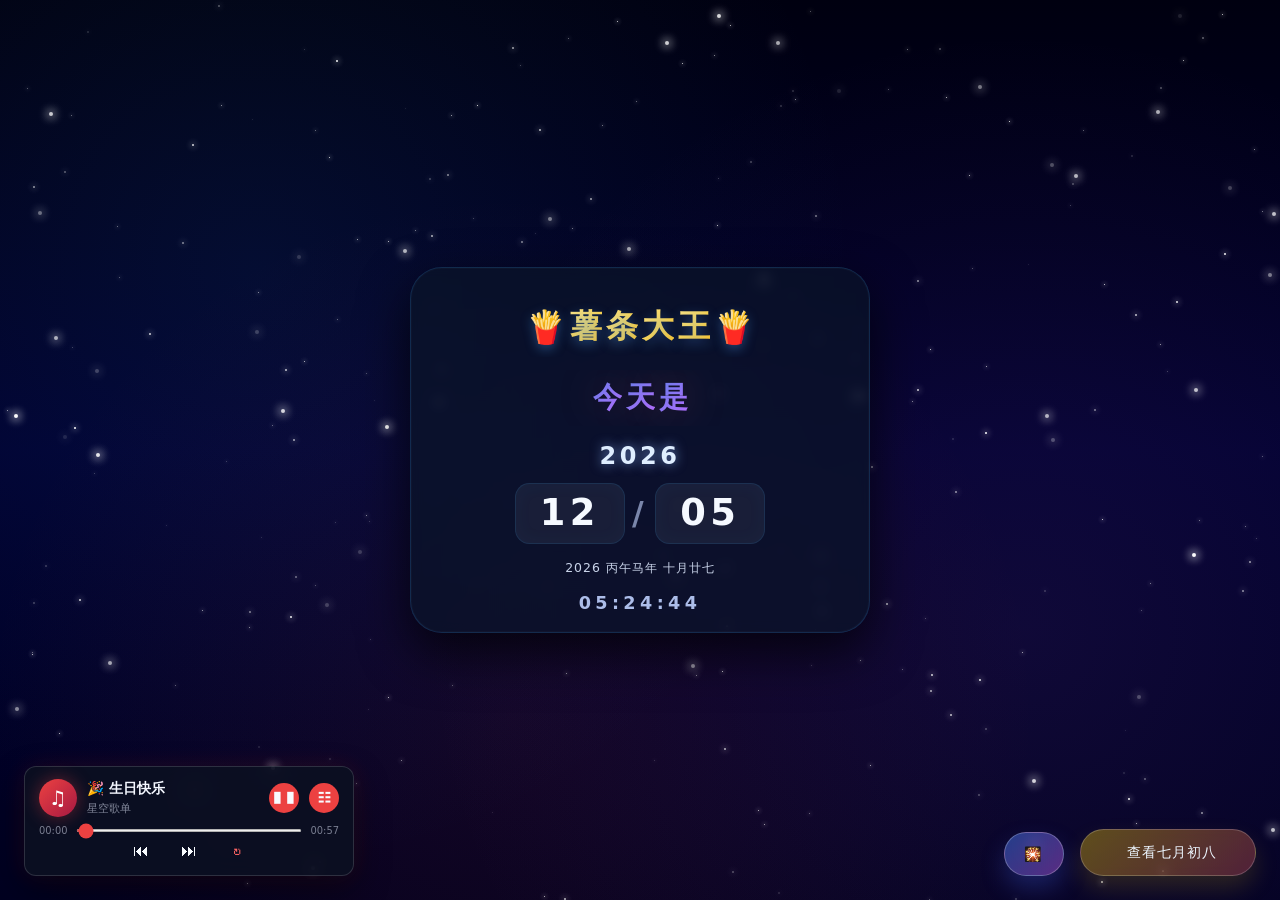
<file: exercise/star/index.html>
<!DOCTYPE html>
<html lang="zh-CN">

<head>
    <meta charset="UTF-8">
    <meta name="viewport" content="width=device-width, initial-scale=1.0, user-scalable=no">
    <title>去码头整点薯条</title>
    <link rel="icon" type="image/png" href="image/favicon.png" />
    <link rel="stylesheet" href="static/css/fireworks.css">
    <link rel="stylesheet" href="static/css/style.css">
</head>

<body>

    <!-- 烟花播放按钮：触发一组随机烟花效果 -->
    <button id="fireworks-play-btn" type="button" aria-label="播放烟花">🎇</button>
    <!-- 全屏烟花画布，实际粒子由 fireworks.js 绘制 -->
    <canvas id="fireworks-demo"></canvas>
    <!-- 星空背景容器，由 script.js 动态生成星星 -->
    <div id="starfield"></div>
    <!-- 气球动画容器，生日日期触发时动态填充 -->
    <div id="balloon-container"></div>
    <!-- 生日当天显示的顶部标题 -->
    <div class="page-title" style="display: none;">
        <span>🎂</span>
        <span>生</span>
        <span>日</span>
        <span>快</span>
        <span>乐</span>
        <span>🎂</span>
    </div>

    <div class="content">
        <!-- 页面主标题：每个字符独立上下浮动形成波浪 -->
        <div class="wave-title">
            <span>🍟</span>
            <span>薯</span>
            <span>条</span>
            <span>大</span>
            <span>王</span>
            <span>🍟</span>
        </div>
        <!-- 特殊日期提示：根据农历七月初八状态切换内容 -->
        <div class="special-date-message" id="specialMessage" style="display: none;">
            <div class="message-content">
                <span>🎉</span>
                <span>今</span>
                <span>天</span>
                <span>是</span>
                <span>七</span>
                <span>月</span>
                <span>初</span>
                <span>八</span>
                <span>🎉</span>
            </div>
        </div>

        <!-- 非生日当天显示的日期倒计时提示 -->
        <div class="countdown-message" id="countdownMessage" style="display: none;">
            <span>📅 距离七月初八还有 </span>
            <span id="countdownDays">0</span>
            <span> 天</span>
        </div>
        <div class="calendar">
            <div id="year" class="year"></div>
            <div class="date-row">
                <div class="date-block"><span id="month" class="face"></span></div>
                <div class="date-divider">/</div>
                <div class="date-block"><span id="day" class="face"></span></div>
            </div>
            <div id="lunar-date" class="lunar-date"></div>
            <div id="time" class="time"></div>
            <div class="calendar-controls">
                <button id="minus-day" class="calendar-btn" type="button" aria-label="减一天">−</button>
                <button id="plus-day" class="calendar-btn" type="button" aria-label="加一天">＋</button>
            </div>
        </div>
    </div>
    <!-- 日期功能按钮：显示生日状态或倒计时 -->
    <button id="checkDateBtn" class="check-btn">
        <i class="fas fa-calendar-check"></i> 查看七月初八
    </button>
    <!-- 左下角音乐播放器：播放控制、进度和歌单都由 script.js 管理 -->
    <section class="music-player" id="musicPlayer" aria-label="音乐播放器">
        <audio id="musicAudio" preload="metadata"></audio>
        <div class="music-player-main">
            <div class="music-cover" aria-hidden="true">♫</div>
            <div class="music-track-info">
                <strong id="musicTitle">生日歌</strong>
                <span id="musicArtist">星空歌单</span>
            </div>
            <button class="music-icon-btn" id="musicToggle" type="button" aria-label="播放音乐" title="播放音乐">▶</button>
            <button class="music-icon-btn" id="musicPlaylistToggle" type="button" aria-label="展开播放列表"
                title="播放列表">☷</button>
        </div>
        <div class="music-progress-row">
            <span id="musicCurrentTime">00:00</span>
            <input id="musicProgress" type="range" min="0" max="100" value="0" aria-label="播放进度">
            <span id="musicDuration">00:00</span>
        </div>
        <!-- 上一首、下一首和播放模式切换 -->
        <div class="music-controls">
            <button class="music-control-btn" id="musicPrev" type="button" aria-label="上一首" title="上一首">⏮</button>
            <button class="music-control-btn" id="musicNext" type="button" aria-label="下一首" title="下一首">⏭</button>
            <button class="music-control-btn music-mode-btn" id="musicMode" type="button" aria-label="播放模式：单曲循环"
                title="播放模式：单曲循环">↻</button>
        </div>
        <div class="music-playlist" id="musicPlaylist" hidden></div>
    </section>
    <script src="static/js/fireworks.js"></script>
    <script src="static/js/script.js"></script>

</body>

</html>
</file>
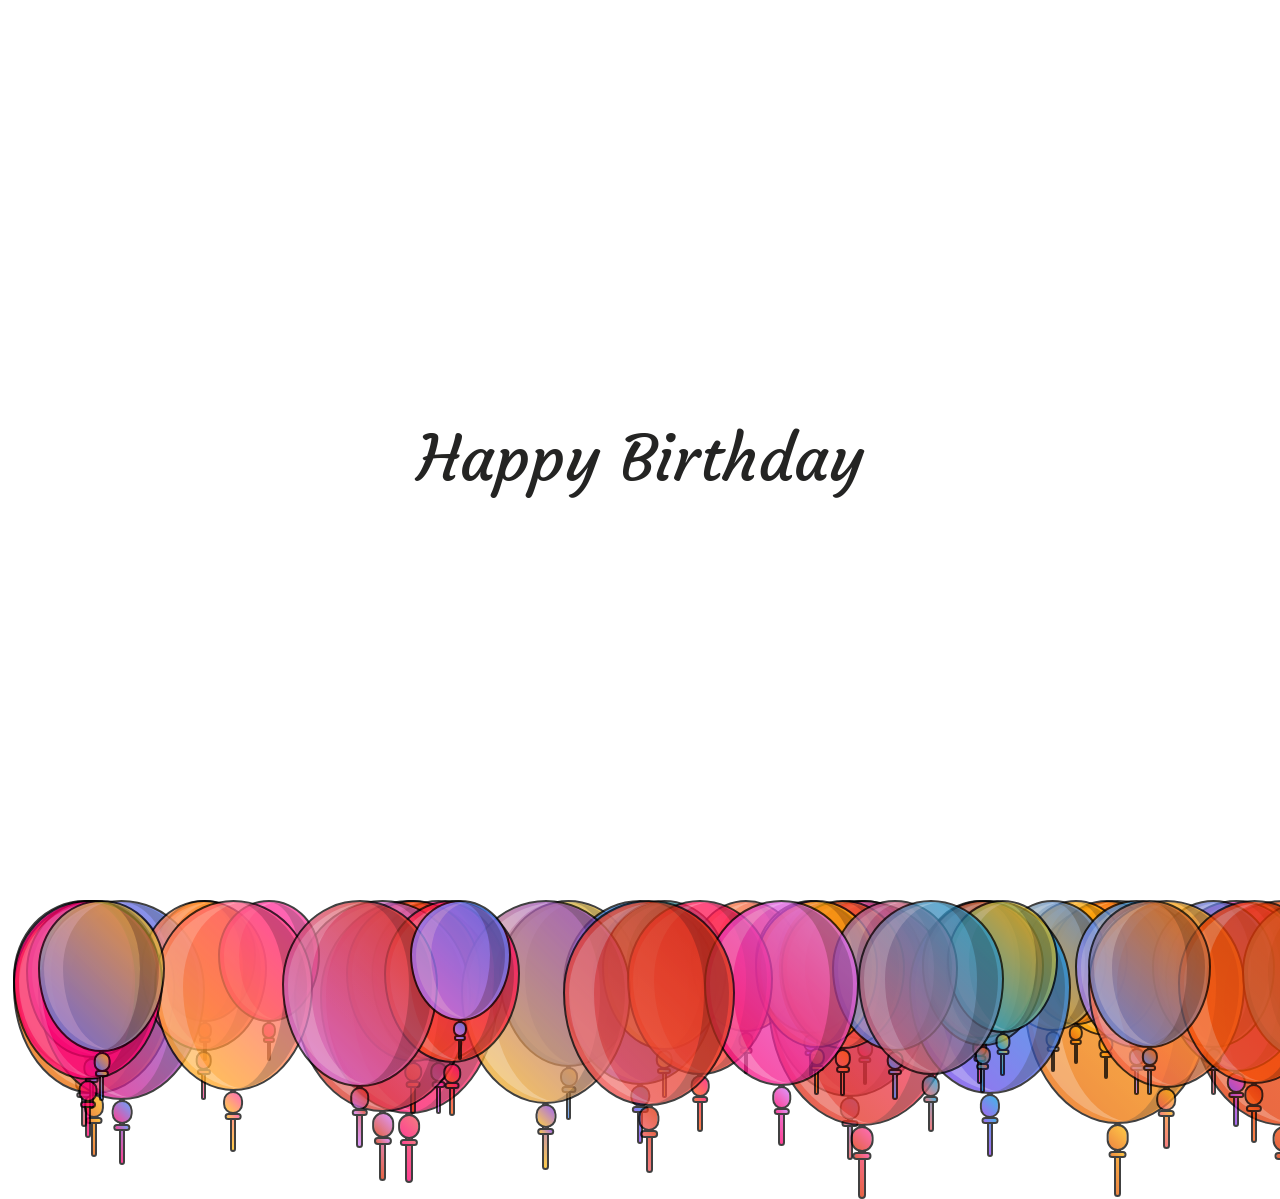
<file: exercise/star/reference/birthday_balloon.html>
<!DOCTYPE html>
<html lang="en">

<head>
    <meta charset="UTF-8">
    <meta name="viewport" content="width=device-width, initial-scale=1.0">
    <title>生日快乐</title>
    <style>
        @import url("https://fonts.googleapis.com/css2?family=Courgette&display=swap");

        * {
            box-sizing: border-box
        }

        html,
        body {
            height: 100%;
            font-family: "Courgette", cursive
        }

        body {
            display: flex;
            justify-content: center;
            align-items: center;
            background-color: #ffffff;
            overflow: hidden
        }

        .baloon {
            height: calc(1.2 * var(--width));
            width: var(--width);
            border: 2px solid black;
            border-radius: 50% 50% 50% 50%/45% 45% 55% 55%;
            background-color: red;
            position: absolute;
            margin-bottom: 20px;
            top: 100%;
            -webkit-animation: animate 5s ease-in-out infinite;
            animation: animate 5s ease-in-out infinite;
            -webkit-animation-delay: calc(var(--animationDelay) * 0.15);
            animation-delay: calc(var(--animationDelay) * 0.15);
            z-index: 1;
            opacity: 0.75
        }

        .baloon::before,
        .baloon::after {
            content: "";
            position: absolute;
            top: 0;
            margin: auto;
            border-radius: inherit;
            opacity: 0.25
        }

        .baloon::before {
            border-left: calc(var(--width) * 0.15) solid #ffffff;
            left: 4px;
            height: 100%;
            width: calc(0.95 * var(--width))
        }

        .baloon::after {
            height: 100%;
            width: 80%;
            right: 4px;
            border-right: calc(var(--width) * 0.15) solid #000000
        }

        .baloon span {
            display: inline-flex;
            position: absolute;
            height: calc(0.4 * var(--width));
            width: calc(0.04 * var(--width));
            top: 100%;
            left: 0;
            right: 0;
            margin: auto;
            background-image: inherit;
            z-index: -1;
            border-radius: 20px;
            border: 2px solid black
        }

        .baloon span::before,
        .baloon span::after {
            content: "";
            position: absolute;
            top: 0;
            left: 50%;
            transform: translatex(-50%);
            border-radius: 4px;
            background-image: inherit;
            margin: auto;
            width: calc(0.1 * var(--width));
            height: calc(0.12 * var(--width));
            border-radius: 500px;
            border: 2px solid black
        }

        .baloon span::after {
            top: calc(0.14 * var(--width));
            width: calc(0.08 * var(--width));
            height: calc(0.02 * var(--width))
        }

        .wishes {
            font-size: 4rem;
            color: #242423
        }

        @-webkit-keyframes animate {
            from {
                top: 100%
            }

            to {
                top: -55%
            }
        }

        @keyframes animate {
            from {
                top: 100%
            }

            to {
                top: -55%
            }
        }
    </style>
</head>

<body>
    <div class="baloon"
        style="--width:187px;--animationDelay:-1s;left:80%;background-image:linear-gradient(45deg,#E85D04,#FFBA08);">
        <span></span>
    </div>
    <div class="baloon"
        style="--width:113px;--animationDelay:1s;left:99%;background-image:linear-gradient(45deg,#ff3da4,#FB5607);">
        <span></span>
    </div>
    <div class="baloon"
        style="--width:164px;--animationDelay:2s;left:60%;background-image:linear-gradient(45deg,#f15156,#3A86FF);">
        <span></span>
    </div>
    <div class="baloon"
        style="--width:110px;--animationDelay:3s;left:54%;background-image:linear-gradient(45deg,#FFBE0B,#f15156);">
        <span></span>
    </div>
    <div class="baloon"
        style="--width:117px;--animationDelay:4s;left:63%;background-image:linear-gradient(45deg,#FF006E,#00a1de);">
        <span></span>
    </div>
    <div class="baloon"
        style="--width:188px;--animationDelay:8s;left:60%;background-image:linear-gradient(45deg,#DC2F02,#ff3da4);">
        <span></span>
    </div>
    <div class="baloon"
        style="--width:113px;--animationDelay:10s;left:82%;background-image:linear-gradient(45deg,#FFBE0B,#FB5607);">
        <span></span>
    </div>
    <div class="baloon"
        style="--width:104px;--animationDelay:9s;left:80%;background-image:linear-gradient(45deg,#E85D04,#FFBA08);">
        <span></span>
    </div>
    <div class="baloon"
        style="--width:143px;--animationDelay:14s;left:1%;background-image:linear-gradient(45deg,#f15156,#3A86FF);">
        <span></span>
    </div>
    <div class="baloon"
        style="--width:102px;--animationDelay:14s;left:12%;background-image:linear-gradient(45deg,#DC2F02,#FB5607);">
        <span></span>
    </div>
    <div class="baloon"
        style="--width:109px;--animationDelay:11s;left:78%;background-image:linear-gradient(45deg,#FFBA08,#3A86FF);">
        <span></span>
    </div>
    <div class="baloon"
        style="--width:162px;--animationDelay:11s;left:71%;background-image:linear-gradient(45deg,#8338EC,#00a1de);">
        <span></span>
    </div>
    <div class="baloon"
        style="--width:178px;--animationDelay:16s;left:25%;background-image:linear-gradient(45deg,#FF006E,#f15156);">
        <span></span>
    </div>
    <div class="baloon"
        style="--width:116px;--animationDelay:13s;left:72%;background-image:linear-gradient(45deg,#ff3da4,#DC2F02);">
        <span></span>
    </div>
    <div class="baloon"
        style="--width:162px;--animationDelay:22s;left:1%;background-image:linear-gradient(45deg,#E85D04,#FFBA08);">
        <span></span>
    </div>
    <div class="baloon"
        style="--width:122px;--animationDelay:27s;left:72%;background-image:linear-gradient(45deg,#00a1de,#FB5607);">
        <span></span>
    </div>
    <div class="baloon"
        style="--width:123px;--animationDelay:19s;left:84%;background-image:linear-gradient(45deg,#d177ff,#00a1de);">
        <span></span>
    </div>
    <div class="baloon"
        style="--width:188px;--animationDelay:22s;left:93%;background-image:linear-gradient(45deg,#DC2F02,#FB5607);">
        <span></span>
    </div>
    <div class="baloon"
        style="--width:135px;--animationDelay:30s;left:29%;background-image:linear-gradient(45deg,#d177ff,#FF006E);">
        <span></span>
    </div>
    <div class="baloon"
        style="--width:135px;--animationDelay:24s;left:27%;background-image:linear-gradient(45deg,#DC2F02,#FB5607);">
        <span></span>
    </div>
    <div class="baloon"
        style="--width:112px;--animationDelay:22s;left:59%;background-image:linear-gradient(45deg,#3A86FF,#FF006E);">
        <span></span>
    </div>
    <div class="baloon"
        style="--width:167px;--animationDelay:29s;left:3%;background-image:linear-gradient(45deg,#FF006E,#3A86FF);">
        <span></span>
    </div>
    <div class="baloon"
        style="--width:111px;--animationDelay:26s;left:74%;background-image:linear-gradient(45deg,#00a1de,#FFBE0B);">
        <span></span>
    </div>
    <div class="baloon"
        style="--width:126px;--animationDelay:43s;left:11%;background-image:linear-gradient(45deg,#ff3da4,#FFBA08);">
        <span></span>
    </div>
    <div class="baloon"
        style="--width:177px;--animationDelay:35s;left:23%;background-image:linear-gradient(45deg,#DC2F02,#d177ff);">
        <span></span>
    </div>
    <div class="baloon"
        style="--width:124px;--animationDelay:44s;left:61%;background-image:linear-gradient(45deg,#f15156,#FB5607);">
        <span></span>
    </div>
    <div class="baloon"
        style="--width:132px;--animationDelay:36s;left:2%;background-image:linear-gradient(45deg,#FF006E,#3A86FF);">
        <span></span>
    </div>
    <div class="baloon"
        style="--width:139px;--animationDelay:48s;left:39%;background-image:linear-gradient(45deg,#3A86FF,#FFBA08);">
        <span></span>
    </div>
    <div class="baloon"
        style="--width:143px;--animationDelay:50s;left:91%;background-image:linear-gradient(45deg,#8338EC,#ff3da4);">
        <span></span>
    </div>
    <div class="baloon"
        style="--width:123px;--animationDelay:39s;left:90%;background-image:linear-gradient(45deg,#f15156,#3A86FF);">
        <span></span>
    </div>
    <div class="baloon"
        style="--width:154px;--animationDelay:56s;left:44%;background-image:linear-gradient(45deg,#8338EC,#00a1de);">
        <span></span>
    </div>
    <div class="baloon"
        style="--width:157px;--animationDelay:47s;left:85%;background-image:linear-gradient(45deg,#f15156,#FFBA08);">
        <span></span>
    </div>
    <div class="baloon"
        style="--width:125px;--animationDelay:51s;left:47%;background-image:linear-gradient(45deg,#FFBE0B,#00a1de);">
        <span></span>
    </div>
    <div class="baloon"
        style="--width:102px;--animationDelay:60s;left:17%;background-image:linear-gradient(45deg,#FF006E,#ff3da4);">
        <span></span>
    </div>
    <div class="baloon"
        style="--width:170px;--animationDelay:62s;left:36%;background-image:linear-gradient(45deg,#FFBE0B,#8338EC);">
        <span></span>
    </div>
    <div class="baloon"
        style="--width:159px;--animationDelay:53s;left:12%;background-image:linear-gradient(45deg,#FFBE0B,#ff3da4);">
        <span></span>
    </div>
    <div class="baloon"
        style="--width:123px;--animationDelay:62s;left:59%;background-image:linear-gradient(45deg,#E85D04,#FFBE0B);">
        <span></span>
    </div>
    <div class="baloon"
        style="--width:146px;--animationDelay:51s;left:49%;background-image:linear-gradient(45deg,#FB5607,#FF006E);">
        <span></span>
    </div>
    <div class="baloon"
        style="--width:126px;--animationDelay:63s;left:65%;background-image:linear-gradient(45deg,#3A86FF,#f15156);">
        <span></span>
    </div>
    <div class="baloon"
        style="--width:150px;--animationDelay:39s;left:1%;background-image:linear-gradient(45deg,#FF006E,#FF006E);">
        <span></span>
    </div>
    <div class="baloon"
        style="--width:134px;--animationDelay:73s;left:97%;background-image:linear-gradient(45deg,#00a1de,#FFBA08);">
        <span></span>
    </div>
    <div class="baloon"
        style="--width:136px;--animationDelay:43s;left:30%;background-image:linear-gradient(45deg,#FB5607,#FF006E);">
        <span></span>
    </div>
    <div class="baloon"
        style="--width:155px;--animationDelay:74s;left:55%;background-image:linear-gradient(45deg,#FF006E,#d177ff);">
        <span></span>
    </div>
    <div class="baloon"
        style="--width:153px;--animationDelay:69s;left:92%;background-image:linear-gradient(45deg,#FB5607,#DC2F02);">
        <span></span>
    </div>
    <div class="baloon"
        style="--width:146px;--animationDelay:58s;left:67%;background-image:linear-gradient(45deg,#f15156,#00a1de);">
        <span></span>
    </div>
    <div class="baloon"
        style="--width:172px;--animationDelay:72s;left:44%;background-image:linear-gradient(45deg,#f15156,#DC2F02);">
        <span></span>
    </div>
    <div class="baloon"
        style="--width:156px;--animationDelay:69s;left:22%;background-image:linear-gradient(45deg,#d177ff,#DC2F02);">
        <span></span>
    </div>
    <div class="baloon"
        style="--width:127px;--animationDelay:91s;left:3%;background-image:linear-gradient(45deg,#3A86FF,#FFBE0B);">
        <span></span>
    </div>
    <div class="baloon"
        style="--width:101px;--animationDelay:94s;left:32%;background-image:linear-gradient(45deg,#d177ff,#3A86FF);">
        <span></span>
    </div>
    <div class="baloon"
        style="--width:123px;--animationDelay:95s;left:85%;background-image:linear-gradient(45deg,#3A86FF,#E85D04);">
        <span></span>
    </div>
    <div class="wishes">Happy Birthday</div>
</body>

</html>
</file>
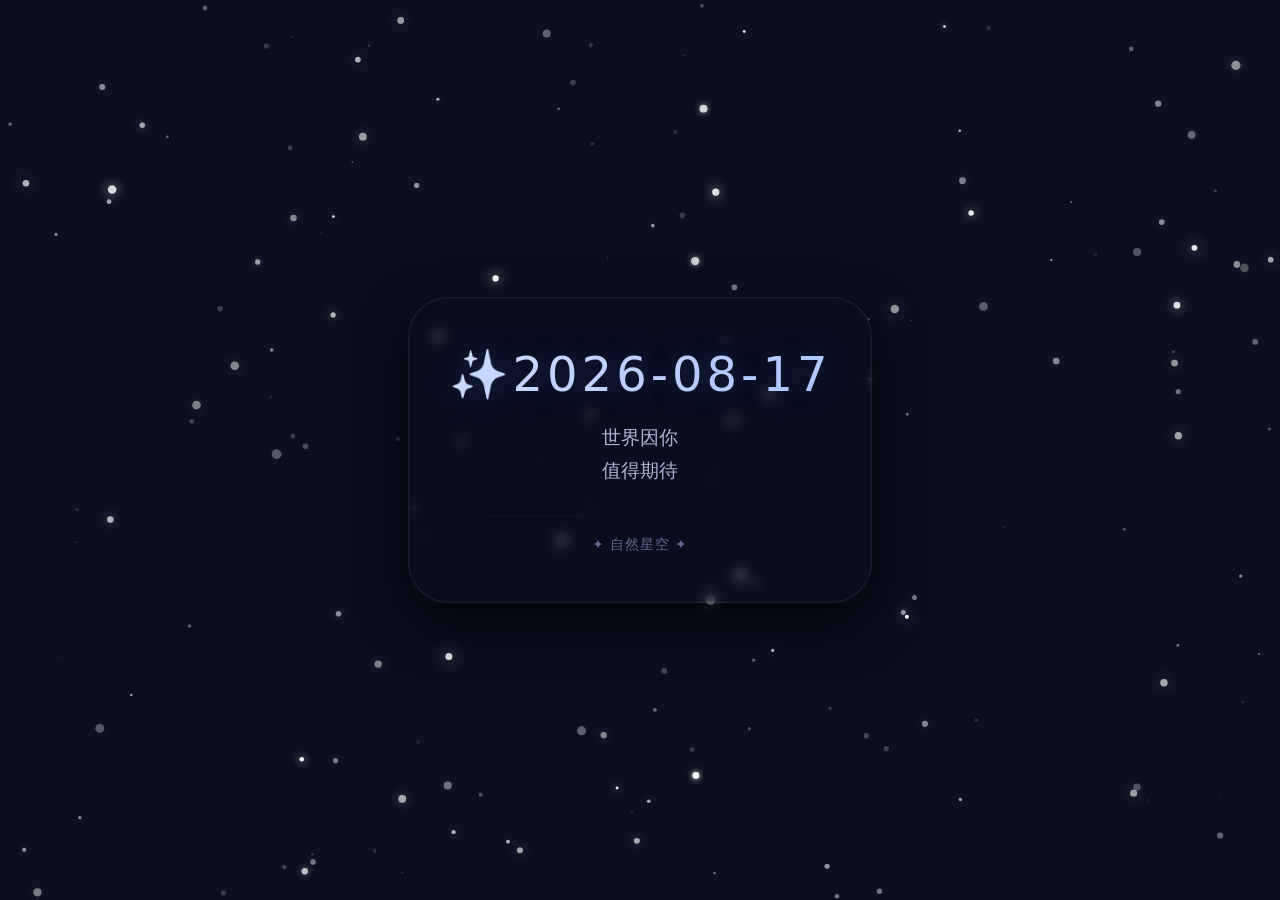
<file: exercise/star/test/copy.html>
<!DOCTYPE html>
<html lang="zh-CN">

<head>
    <meta charset="UTF-8">
    <meta name="viewport" content="width=device-width, initial-scale=1.0, user-scalable=no">
    <title>自然星空 · 动态背景</title>
    <style>
        * {
            margin: 0;
            padding: 0;
            box-sizing: border-box;
        }

        body {
            background: #0b0f1f;
            min-height: 100vh;
            display: flex;
            align-items: center;
            justify-content: center;
            font-family: 'Segoe UI', Roboto, system-ui, sans-serif;
            overflow: hidden;
        }

        #starfield {
            position: fixed;
            top: 0;
            left: 0;
            width: 100%;
            height: 100%;
            z-index: 0;
            background: #0b0f1f;
            overflow: hidden;
        }

        #starfield canvas {
            display: block;
            width: 100%;
            height: 100%;
            background: #0b0f1f;
        }

        .content {
            position: relative;
            z-index: 10;
            max-width: 700px;
            margin: 2rem;
            padding: 3rem 2.5rem;
            background: rgba(10, 14, 30, 0.55);
            backdrop-filter: blur(6px);
            -webkit-backdrop-filter: blur(6px);
            border-radius: 2.5rem;
            border: 1px solid rgba(255, 255, 255, 0.08);
            box-shadow: 0 20px 50px rgba(0, 0, 0, 0.7), 0 0 0 1px rgba(255, 255, 255, 0.02) inset;
            color: #f0f4ff;
            text-align: center;
            transition: all 0.2s ease;
            user-select: none;
        }

        .content h1 {
            font-size: 3rem;
            font-weight: 300;
            letter-spacing: 4px;
            margin-bottom: 0.5rem;
            background: linear-gradient(135deg, #d6e2ff, #b0c6ff);
            -webkit-background-clip: text;
            background-clip: text;
            color: transparent;
            text-shadow: 0 0 30px rgba(90, 140, 255, 0.3);
        }

        .content p {
            font-size: 1.2rem;
            line-height: 1.7;
            opacity: 0.8;
            margin: 1.2rem 0 0.8rem;
            font-weight: 300;
            color: #d3dfff;
        }

        .content small {
            display: inline-block;
            margin-top: 1rem;
            font-size: 0.85rem;
            opacity: 0.5;
            letter-spacing: 1px;
            border-top: 1px solid rgba(255, 255, 255, 0.05);
            padding-top: 1.2rem;
            width: 80%;
            color: #b6c8ff;
        }

        @media (max-width: 600px) {
            .content {
                padding: 2rem 1.5rem;
                margin: 1.2rem;
                border-radius: 2rem;
            }

            .content h1 {
                font-size: 2.2rem;
            }

            .content p {
                font-size: 1rem;
            }
        }
    </style>
</head>

<body>

    <div id="starfield"></div>

    <div class="content">
        <h1>✨2026-08-17</h1>
        <p>世界因你<br>值得期待</p>
        <small>✦ 自然星空 ✦</small>
    </div>

    <script>
        (function () {
            const starfield = document.getElementById('starfield');
            const canvas = document.createElement('canvas');
            const ctx = canvas.getContext('2d');
            const stars = [];
            let width = 0;
            let height = 0;
            let dpr = Math.min(window.devicePixelRatio || 1, 2);

            function resizeCanvas() {
                width = window.innerWidth;
                height = window.innerHeight;
                dpr = Math.min(window.devicePixelRatio || 1, 2);
                canvas.width = Math.floor(width * dpr);
                canvas.height = Math.floor(height * dpr);
                canvas.style.width = width + 'px';
                canvas.style.height = height + 'px';
                ctx.setTransform(dpr, 0, 0, dpr, 0, 0);
            }

            function createStar() {
                const size = Math.random();
                const radius = 0.8 + size * 2.5;
                const speed = 0.02 + Math.random() * 0.08;

                return {
                    x: Math.random() * width,
                    y: Math.random() * height,
                    vx: (Math.random() - 0.5) * speed,
                    vy: (Math.random() - 0.5) * speed,
                    r: radius,
                    alpha: 0.25 + Math.random() * 0.75,
                    phase: Math.random() * Math.PI * 2,
                    twinkleSpeed: 0.002 + Math.random() * 0.005,
                    glow: 6 + Math.random() * 12
                };
            }

            function initStars() {
                stars.length = 0;
                const count = 180;
                for (let i = 0; i < count; i++) {
                    stars.push(createStar());
                }
            }

            function updateStars(time) {
                for (const star of stars) {
                    star.vx += (Math.random() - 0.5) * 0.01;
                    star.vy += (Math.random() - 0.5) * 0.01;

                    const maxSpeed = 0.14;
                    const speed = Math.hypot(star.vx, star.vy);
                    if (speed > maxSpeed) {
                        star.vx = (star.vx / speed) * maxSpeed;
                        star.vy = (star.vy / speed) * maxSpeed;
                    }

                    star.x += star.vx;
                    star.y += star.vy;

                    if (star.x < -10) star.x = width + 10;
                    if (star.x > width + 10) star.x = -10;
                    if (star.y < -10) star.y = height + 10;
                    if (star.y > height + 10) star.y = -10;
                }
            }

            function drawStars(time) {
                ctx.fillStyle = 'rgba(11, 15, 31, 0.95)';
                ctx.fillRect(0, 0, width, height);

                for (const star of stars) {
                    const pulse = (Math.sin(time * star.twinkleSpeed + star.phase) + 1) * 0.5;
                    const alpha = star.alpha * (0.25 + pulse * 0.8);
                    const radius = star.r * (0.8 + pulse * 0.7);

                    ctx.beginPath();
                    ctx.fillStyle = `rgba(255,255,255,${alpha})`;
                    ctx.shadowBlur = star.glow;
                    ctx.shadowColor = `rgba(255,255,255,${alpha})`;
                    ctx.arc(star.x, star.y, radius, 0, Math.PI * 2);
                    ctx.fill();
                }

                ctx.shadowBlur = 0;
            }

            let last = 0;
            function animate(ts) {
                const time = ts * 0.001;
                if (ts - last > 16) {
                    updateStars(time);
                    drawStars(time);
                    last = ts;
                }
                requestAnimationFrame(animate);
            }

            starfield.appendChild(canvas);
            resizeCanvas();
            initStars();
            requestAnimationFrame(animate);

            window.addEventListener('resize', function () {
                resizeCanvas();
                initStars();
            });
        })();
    </script>

</body>

</html>
</file>
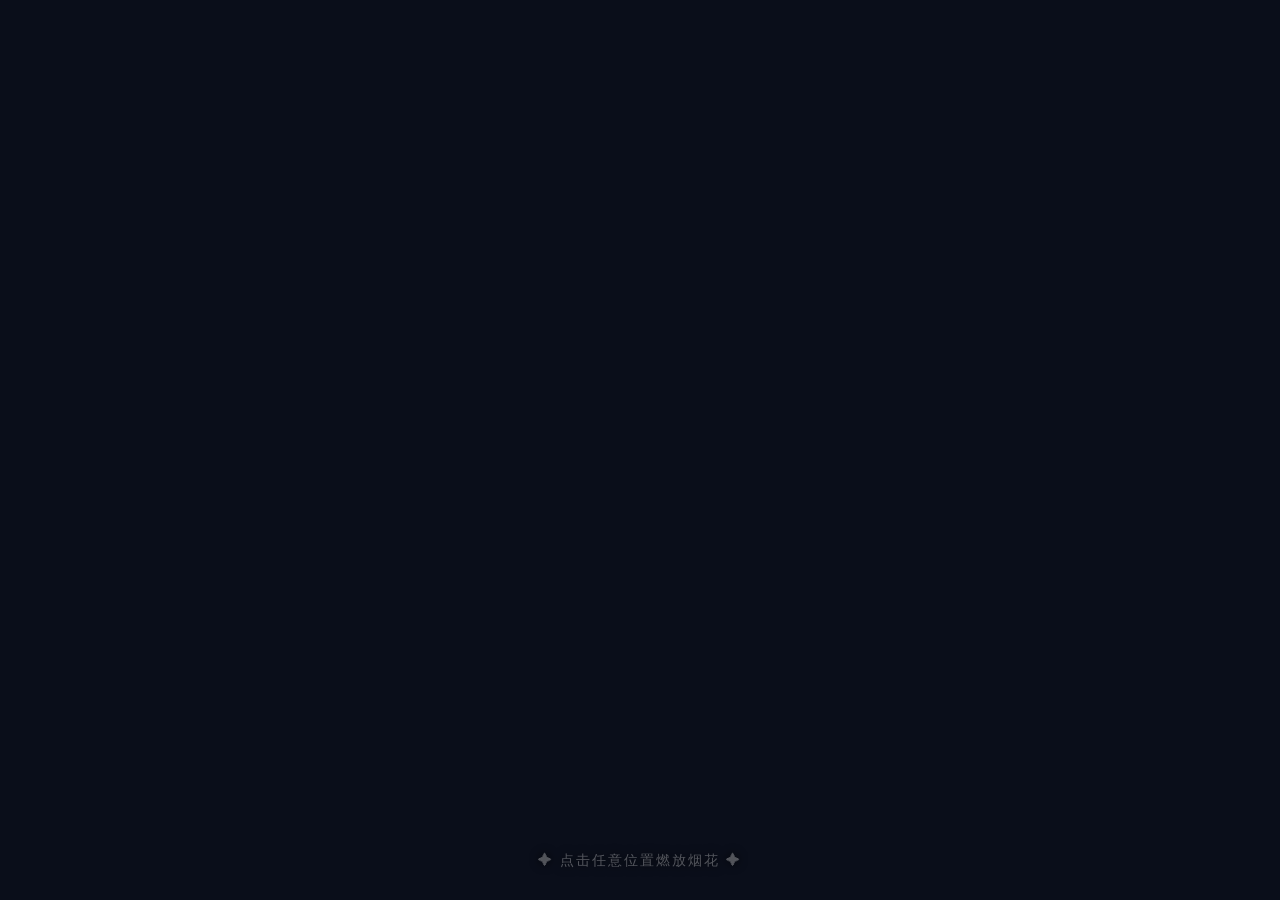
<file: exercise/star/test/fire.html>
<!DOCTYPE html>
<html lang="zh-CN">

<head>
    <meta charset="UTF-8">
    <meta name="viewport" content="width=device-width, initial-scale=1.0">
    <title>🎆 烟花特效</title>
    <style>
        * {
            margin: 0;
            padding: 0;
            box-sizing: border-box;
        }

        body {
            background: #0a0e1a;
            overflow: hidden;
            height: 100vh;
            font-family: Arial, sans-serif;
            user-select: none;
        }

        canvas {
            display: block;
            width: 100vw;
            height: 100vh;
            cursor: pointer;
        }

        .info {
            position: fixed;
            bottom: 30px;
            left: 50%;
            transform: translateX(-50%);
            color: rgba(255, 255, 255, 0.3);
            font-size: 14px;
            letter-spacing: 2px;
            z-index: 10;
            pointer-events: none;
            text-shadow: 0 0 10px rgba(0, 0, 0, 0.8);
        }

        .info span {
            display: inline-block;
            animation: pulse 2s ease-in-out infinite;
        }

        @keyframes pulse {

            0%,
            100% {
                opacity: 0.3;
            }

            50% {
                opacity: 0.8;
            }
        }
    </style>
</head>

<body>

    <canvas id="fireworks"></canvas>
    <div class="info"><span>✦ 点击任意位置燃放烟花 ✦</span></div>

    <script>
        // ============================================
        // 🎆 烟花特效 - Canvas 实现
        // ============================================

        const canvas = document.getElementById('fireworks');
        const ctx = canvas.getContext('2d');

        let W, H;

        function resize() {
            W = canvas.width = window.innerWidth;
            H = canvas.height = window.innerHeight;
        }
        resize();
        window.addEventListener('resize', resize);

        // ===== 工具函数 =====
        function random(min, max) {
            return Math.random() * (max - min) + min;
        }

        function randomInt(min, max) {
            return Math.floor(random(min, max + 1));
        }

        function randomColor() {
            const hue = random(0, 360);
            const sat = random(60, 100);
            const lig = random(50, 80);
            return `hsl(${hue}, ${sat}%, ${lig}%)`;
        }

        function randomColorWithHue(baseHue) {
            const hue = baseHue + random(-20, 20);
            const sat = random(70, 100);
            const lig = random(50, 80);
            return `hsl(${hue}, ${sat}%, ${lig}%)`;
        }

        // ===== 粒子类 =====
        class Particle {
            constructor(x, y, color, vx, vy, size, life, gravity = 0.05) {
                this.x = x;
                this.y = y;
                this.color = color;
                this.vx = vx;
                this.vy = vy;
                this.size = size;
                this.life = life;
                this.maxLife = life;
                this.gravity = gravity;
                this.trail = [];
                this.maxTrail = 5;
                this.alpha = 1;
                this.friction = 0.98;
            }

            update() {
                // 记录轨迹
                this.trail.push({ x: this.x, y: this.y });
                if (this.trail.length > this.maxTrail) {
                    this.trail.shift();
                }

                // 物理更新
                this.vx *= this.friction;
                this.vy *= this.friction;
                this.vy += this.gravity;
                this.x += this.vx;
                this.y += this.vy;

                // 生命衰减
                this.life -= 1;
                this.alpha = Math.max(0, this.life / this.maxLife);

                // 尺寸缩小
                this.size *= 0.995;
            }

            draw(ctx) {
                if (this.alpha <= 0 || this.size < 0.3) return;

                // 绘制轨迹
                for (let i = 0; i < this.trail.length; i++) {
                    const t = this.trail[i];
                    const trailAlpha = (i / this.trail.length) * this.alpha * 0.3;
                    ctx.beginPath();
                    ctx.arc(t.x, t.y, this.size * 0.3 * (i / this.trail.length), 0, Math.PI * 2);
                    ctx.fillStyle = this.color.replace(')', `, ${trailAlpha})`).replace('hsl', 'hsla');
                    ctx.fill();
                }

                // 绘制主粒子（带光晕）
                const gradient = ctx.createRadialGradient(
                    this.x, this.y, 0,
                    this.x, this.y, this.size * 3
                );
                gradient.addColorStop(0, this.color.replace(')', ', 1)').replace('hsl', 'hsla'));
                gradient.addColorStop(0.3, this.color.replace(')', `, ${this.alpha * 0.8})`).replace('hsl', 'hsla'));
                gradient.addColorStop(1, this.color.replace(')', ', 0)').replace('hsl', 'hsla'));

                ctx.beginPath();
                ctx.arc(this.x, this.y, this.size * 3, 0, Math.PI * 2);
                ctx.fillStyle = gradient;
                ctx.fill();

                // 核心亮点
                ctx.beginPath();
                ctx.arc(this.x, this.y, this.size * 0.5, 0, Math.PI * 2);
                ctx.fillStyle = `rgba(255, 255, 255, ${this.alpha * 0.6})`;
                ctx.fill();
            }

            isDead() {
                return this.life <= 0 || this.size < 0.2 || this.alpha <= 0;
            }
        }

        // ===== 烟花类 =====
        class Firework {
            constructor(x, y, options = {}) {
                this.x = x;
                this.y = y;
                this.particles = [];
                this.isExploded = false;
                this.explosionRadius = options.radius || random(80, 180);
                this.particleCount = options.count || randomInt(60, 150);
                this.color = options.color || randomColor();
                this.type = options.type || randomInt(1, 5);
                this.gravity = options.gravity || 0.05;

                // 创建上升的"火箭"粒子
                this.rocket = {
                    x: x,
                    y: H,
                    vx: random(-0.5, 0.5),
                    vy: random(-12, -8),
                    size: 3,
                    trail: []
                };
                this.rocketActive = true;
                this.rocketLife = 60;
            }

            update() {
                if (!this.isExploded) {
                    // 火箭上升
                    const r = this.rocket;
                    r.x += r.vx;
                    r.y += r.vy;
                    r.vy += 0.05; // 微重力
                    r.trail.push({ x: r.x, y: r.y });
                    if (r.trail.length > 10) r.trail.shift();
                    this.rocketLife--;

                    // 到达爆炸点
                    if (r.vy >= 0 || r.y < this.y || this.rocketLife <= 0) {
                        this.explode();
                    }
                    return;
                }

                // 更新粒子
                for (const p of this.particles) {
                    p.update();
                }

                // 移除死亡粒子
                this.particles = this.particles.filter(p => !p.isDead());
            }

            explode() {
                if (this.isExploded) return;
                this.isExploded = true;

                const r = this.rocket;
                const baseX = r.x;
                const baseY = r.y;

                // 根据类型生成不同效果
                switch (this.type) {
                    case 1: // 圆形爆炸
                        this.createCircleExplosion(baseX, baseY);
                        break;
                    case 2: // 星形爆炸
                        this.createStarExplosion(baseX, baseY);
                        break;
                    case 3: // 环形爆炸
                        this.createRingExplosion(baseX, baseY);
                        break;
                    case 4: // 心形爆炸
                        this.createHeartExplosion(baseX, baseY);
                        break;
                    case 5: // 螺旋爆炸
                        this.createSpiralExplosion(baseX, baseY);
                        break;
                    default:
                        this.createCircleExplosion(baseX, baseY);
                }
            }

            createCircleExplosion(x, y) {
                const count = this.particleCount;
                const colors = [this.color, randomColor(), randomColor()];

                for (let i = 0; i < count; i++) {
                    const angle = random(0, Math.PI * 2);
                    const speed = random(1, 6);
                    const color = colors[randomInt(0, colors.length - 1)];
                    const size = random(1.5, 4);
                    const life = randomInt(40, 90);

                    this.particles.push(new Particle(
                        x, y, color,
                        Math.cos(angle) * speed,
                        Math.sin(angle) * speed,
                        size, life, this.gravity
                    ));
                }
            }

            createStarExplosion(x, y) {
                const count = this.particleCount;
                const points = 5;
                const colors = [this.color, randomColor()];

                for (let i = 0; i < count; i++) {
                    const angle = (i / count) * Math.PI * 2;
                    const starAngle = Math.floor(angle / (Math.PI * 2 / points)) * (Math.PI * 2 / points);
                    const dist = random(0.5, 1.5);
                    const finalAngle = starAngle + (angle - starAngle) * 0.3;
                    const speed = random(3, 7) * dist;

                    const color = colors[randomInt(0, colors.length - 1)];
                    const size = random(1.5, 3.5);
                    const life = randomInt(50, 100);

                    this.particles.push(new Particle(
                        x, y, color,
                        Math.cos(finalAngle) * speed,
                        Math.sin(finalAngle) * speed * 0.8,
                        size, life, this.gravity
                    ));
                }
            }

            createRingExplosion(x, y) {
                const count = this.particleCount;
                const rings = 3;
                const colors = [this.color, randomColor(), randomColor()];

                for (let ring = 0; ring < rings; ring++) {
                    const radius = 40 + ring * 30;
                    const ringCount = Math.floor(count / rings);
                    const color = colors[ring % colors.length];

                    for (let i = 0; i < ringCount; i++) {
                        const angle = (i / ringCount) * Math.PI * 2 + ring * 0.5;
                        const speed = random(1.5, 3.5);
                        const size = random(1.5, 3);
                        const life = randomInt(50, 80);

                        this.particles.push(new Particle(
                            x + Math.cos(angle) * radius * 0.3,
                            y + Math.sin(angle) * radius * 0.3,
                            color,
                            Math.cos(angle) * speed,
                            Math.sin(angle) * speed,
                            size, life, this.gravity
                        ));
                    }
                }
            }

            createHeartExplosion(x, y) {
                const count = this.particleCount;
                const colors = ['hsl(340, 90%, 60%)', 'hsl(350, 90%, 70%)', 'hsl(330, 90%, 50%)'];

                for (let i = 0; i < count; i++) {
                    const t = random(0, Math.PI * 2);
                    const heartX = 16 * Math.pow(Math.sin(t), 3);
                    const heartY = 13 * Math.cos(t) - 5 * Math.cos(2 * t) - 2 * Math.cos(3 * t) - Math.cos(4 * t);

                    const scale = random(1.5, 4);
                    const angle = Math.atan2(heartY, heartX) + random(-0.3, 0.3);
                    const speed = random(2, 5) * (0.5 + Math.random() * 0.5);

                    const color = colors[randomInt(0, colors.length - 1)];
                    const size = random(1.5, 3.5);
                    const life = randomInt(50, 90);

                    this.particles.push(new Particle(
                        x + heartX * 1.5,
                        y + heartY * 1.5,
                        color,
                        Math.cos(angle) * speed,
                        Math.sin(angle) * speed - 1,
                        size, life, this.gravity
                    ));
                }
            }

            createSpiralExplosion(x, y) {
                const count = this.particleCount;
                const colors = [this.color, randomColor(), randomColor()];

                for (let i = 0; i < count; i++) {
                    const angle = (i / count) * Math.PI * 2 * 3;
                    const radius = random(0, 1);
                    const speed = random(1.5, 4) * (1 + radius * 0.5);
                    const color = colors[Math.floor(radius * colors.length) % colors.length];
                    const size = random(1.5, 3.5);
                    const life = randomInt(40, 80);

                    const finalAngle = angle + radius * 2;
                    this.particles.push(new Particle(
                        x, y, color,
                        Math.cos(finalAngle) * speed * radius * 1.2,
                        Math.sin(finalAngle) * speed * radius * 1.2,
                        size, life, this.gravity
                    ));
                }
            }

            draw(ctx) {
                // 绘制火箭轨迹
                if (!this.isExploded) {
                    const r = this.rocket;
                    // 轨迹
                    for (let i = 0; i < r.trail.length; i++) {
                        const t = r.trail[i];
                        const alpha = i / r.trail.length * 0.8;
                        const size = r.size * (i / r.trail.length) * 0.5 + 0.5;
                        ctx.beginPath();
                        ctx.arc(t.x, t.y, size, 0, Math.PI * 2);
                        ctx.fillStyle = `rgba(255, 200, 150, ${alpha})`;
                        ctx.fill();
                    }

                    // 火箭头
                    const gradient = ctx.createRadialGradient(
                        r.x, r.y, 0,
                        r.x, r.y, 8
                    );
                    gradient.addColorStop(0, 'rgba(255, 255, 255, 0.9)');
                    gradient.addColorStop(0.5, 'rgba(255, 200, 150, 0.6)');
                    gradient.addColorStop(1, 'rgba(255, 200, 150, 0)');
                    ctx.beginPath();
                    ctx.arc(r.x, r.y, 8, 0, Math.PI * 2);
                    ctx.fillStyle = gradient;
                    ctx.fill();
                }

                // 绘制粒子
                for (const p of this.particles) {
                    p.draw(ctx);
                }
            }

            isDead() {
                if (!this.isExploded) return false;
                return this.particles.length === 0;
            }
        }

        // ===== 烟花管理器 =====
        let fireworks = [];
        let autoFire = true;
        let autoInterval = null;

        function createFirework(x, y, options = {}) {
            if (!x) x = random(W * 0.1, W * 0.9);
            if (!y) y = random(H * 0.1, H * 0.6);

            const fw = new Firework(x, y, {
                radius: options.radius || random(80, 200),
                count: options.count || randomInt(60, 150),
                color: options.color || randomColor(),
                type: options.type || randomInt(1, 5),
                gravity: options.gravity || 0.04 + random(0, 0.03)
            });
            fireworks.push(fw);
            return fw;
        }

        function autoFirework() {
            if (!autoFire) return;
            const x = random(W * 0.1, W * 0.9);
            const y = random(H * 0.1, H * 0.5);
            createFirework(x, y);
        }

        // ===== 鼠标/触摸交互 =====
        canvas.addEventListener('click', function (e) {
            const rect = canvas.getBoundingClientRect();
            const x = e.clientX - rect.left;
            const y = e.clientY - rect.top;

            // 鼠标位置燃放多个烟花
            const count = randomInt(1, 3);
            for (let i = 0; i < count; i++) {
                setTimeout(() => {
                    createFirework(
                        x + random(-50, 50),
                        y + random(-50, 50),
                        {
                            type: randomInt(1, 5),
                            color: randomColor()
                        }
                    );
                }, i * 200);
            }
        });

        // 移动端触摸
        canvas.addEventListener('touchstart', function (e) {
            e.preventDefault();
            const touch = e.touches[0];
            const rect = canvas.getBoundingClientRect();
            const x = touch.clientX - rect.left;
            const y = touch.clientY - rect.top;

            const count = randomInt(1, 2);
            for (let i = 0; i < count; i++) {
                setTimeout(() => {
                    createFirework(
                        x + random(-30, 30),
                        y + random(-30, 30),
                        {
                            type: randomInt(1, 5),
                            color: randomColor()
                        }
                    );
                }, i * 150);
            }
        });

        // ===== 动画循环 =====
        function animate() {
            // 半透明覆盖产生拖尾效果
            ctx.fillStyle = 'rgba(10, 14, 26, 0.25)';
            ctx.fillRect(0, 0, W, H);

            // 更新和绘制所有烟花
            for (const fw of fireworks) {
                fw.update();
                fw.draw(ctx);
            }

            // 移除死亡的烟花
            fireworks = fireworks.filter(fw => !fw.isDead());

            // 限制最大烟花数量（性能优化）
            if (fireworks.length > 50) {
                fireworks.splice(0, fireworks.length - 50);
            }

            requestAnimationFrame(animate);
        }

        // ===== 初始化 =====
        // 启动自动烟花（每隔1-3秒放一个）
        function startAutoFire() {
            autoFire = true;
            // 先放几个
            setTimeout(() => createFirework(random(W * 0.2, W * 0.8), random(H * 0.2, H * 0.5)), 300);
            setTimeout(() => createFirework(random(W * 0.2, W * 0.8), random(H * 0.2, H * 0.5)), 800);

            autoInterval = setInterval(autoFirework, random(800, 2500));
        }

        startAutoFire();

        // 窗口大小变化
        window.addEventListener('resize', resize);

        // 控制台命令
        console.log('🎆 烟花特效已启动！');
        console.log('💡 点击屏幕燃放烟花');
        console.log('🔧 命令: createFirework(x, y, options)');

        // ============================================
        // 🎆 将烟花特效集成到星空页面
        // ============================================
        // 如果您想把这个特效添加到星空页面中，
        // 只需复制此文件中的 <canvas> 和 <script> 部分即可。
        //
        // 注意：如果同时使用星空背景和烟花，
        // 需要将烟花放在星空之上（z-index 更高）。
        // ============================================
    </script>

</body>

</html>
</file>
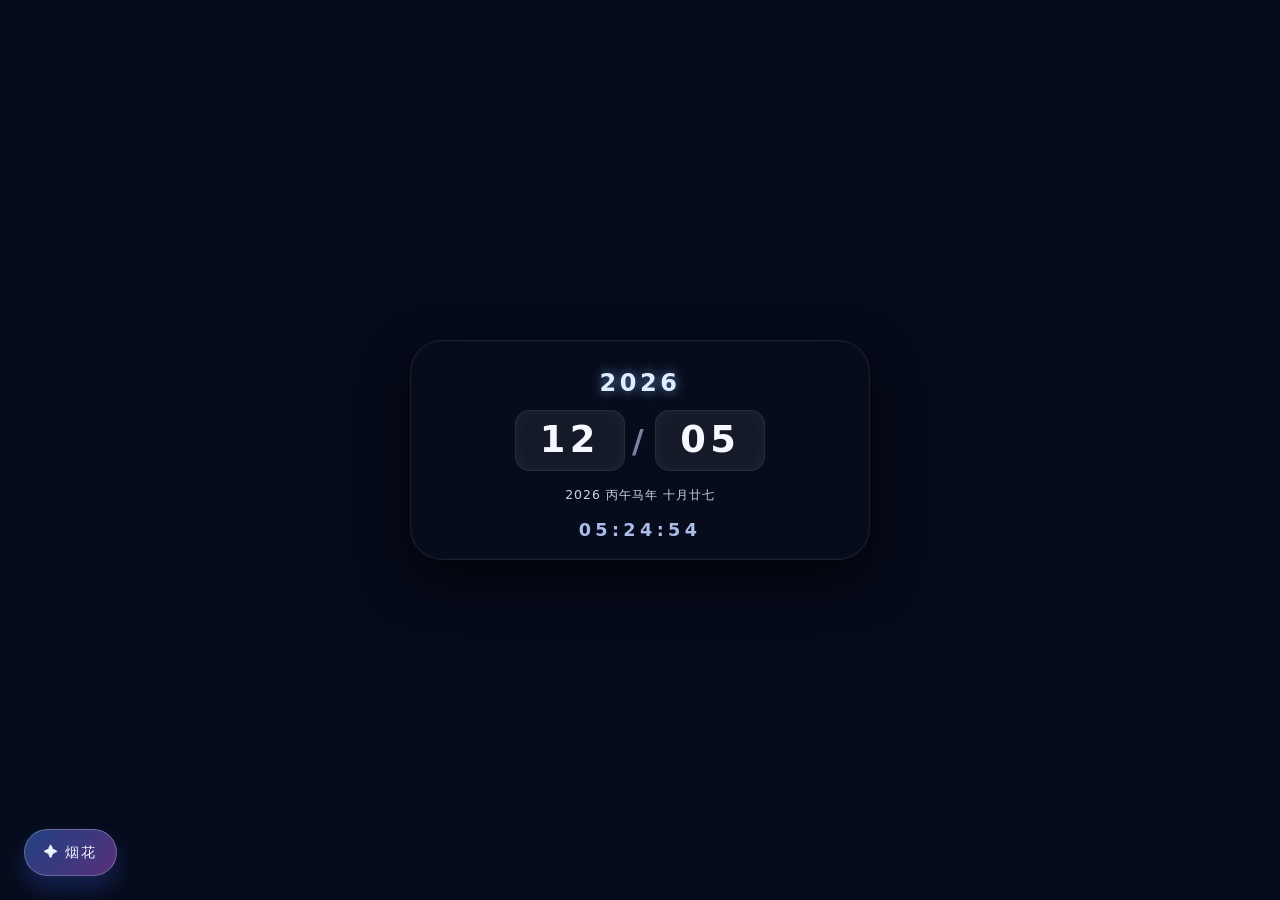
<file: exercise/star/test/firework.html>
<!DOCTYPE html>
<html lang="zh-CN">

<head>
    <meta charset="UTF-8" />
    <meta name="viewport" content="width=device-width, initial-scale=1.0" />
    <title>烟花时钟1</title>
    <style>
        * {
            margin: 0;
            padding: 0;
            box-sizing: border-box;
        }

        body {
            background: #0b0f1f;
            min-height: 100vh;
            display: flex;
            align-items: center;
            justify-content: center;
            font-family: 'Segoe UI', Roboto, system-ui, sans-serif;
            overflow: hidden;
        }

        #fireworks-demo {
            position: fixed;
            inset: 0;
            width: 100vw;
            height: 100vh;
            z-index: 1;
            pointer-events: none;
            display: block;
            background: transparent;
        }

        #fireworks-play-btn {
            position: fixed;
            left: 24px;
            bottom: 24px;
            z-index: 20;
            border: 1px solid rgba(255, 255, 255, 0.25);
            border-radius: 999px;
            padding: 0.8rem 1.2rem;
            color: #edf6ff;
            background: linear-gradient(135deg, rgba(66, 132, 255, 0.45), rgba(202, 99, 255, 0.42));
            box-shadow: 0 12px 24px rgba(72, 108, 255, 0.26);
            backdrop-filter: blur(6px);
            -webkit-backdrop-filter: blur(6px);
            cursor: pointer;
            font-size: 0.88rem;
            letter-spacing: 0.12em;
            transition: transform 0.2s ease, box-shadow 0.2s ease;
            user-select: none;
        }

        #fireworks-play-btn:hover {
            transform: translateY(-1px) scale(1.02);
            box-shadow: 0 16px 28px rgba(96, 128, 255, 0.3);
        }

        #fireworks-play-btn:active {
            transform: translateY(0) scale(0.98);
        }

        #starfield {
            position: fixed;
            top: 0;
            left: 0;
            width: 100%;
            height: 100%;
            z-index: 0;
            background: transparent;
            overflow: hidden;
        }

        .star {
            position: absolute;
            background-color: white;
            border-radius: 50%;
            opacity: 0.8;
        }

        .star.large {
            width: 4px;
            height: 4px;
            box-shadow: 0 0 10px 2px rgba(255, 255, 255, 0.8);
            animation: twinkle-large 5s infinite alternate;
        }

        .star.medium {
            width: 2px;
            height: 2px;
            box-shadow: 0 0 6px 1px rgba(255, 255, 255, 0.6);
            animation: twinkle-medium 4s infinite alternate;
        }

        .star.small {
            width: 1px;
            height: 1px;
            box-shadow: 0 0 4px 1px rgba(255, 255, 255, 0.4);
            animation: twinkle-small 3s infinite alternate;
        }

        @keyframes twinkle-large {

            0%,
            100% {
                opacity: 0.2;
                transform: scale(1);
            }

            20% {
                opacity: 0.7;
                transform: scale(1.2);
            }

            50% {
                opacity: 1;
                transform: scale(1.7);
            }

            75% {
                opacity: 0.8;
                transform: scale(1.3);
            }
        }

        @keyframes twinkle-medium {

            0%,
            100% {
                opacity: 0.1;
                transform: scale(1);
            }

            25% {
                opacity: 0.4;
                transform: scale(1.2);
            }

            50% {
                opacity: 1;
                transform: scale(1.9);
            }

            80% {
                opacity: 0.5;
                transform: scale(1.3);
            }
        }

        @keyframes twinkle-small {

            0%,
            100% {
                opacity: 0.05;
                transform: scale(1);
            }

            30% {
                opacity: 0.5;
                transform: scale(1.4);
            }

            50% {
                opacity: 0.95;
                transform: scale(2.1);
            }

            70% {
                opacity: 0.35;
                transform: scale(1.3);
            }
        }

        .content {
            position: relative;
            z-index: 10;
            width: min(460px, 80vw);
            padding: 1.8rem 1.5rem 1.2rem;
            background: rgba(10, 14, 30, 0.58);
            backdrop-filter: blur(6px);
            -webkit-backdrop-filter: blur(6px);
            border-radius: 2rem;
            border: 1px solid rgba(255, 255, 255, 0.08);
            box-shadow: 0 20px 50px rgba(0, 0, 0, 0.7), 0 0 0 1px rgba(255, 255, 255, 0.02) inset;
            color: #f0f4ff;
            text-align: center;
        }

        .calendar {
            display: flex;
            flex-direction: column;
            align-items: center;
            gap: 0.8rem;
            color: #eaf3ff;
        }

        .year {
            font-size: 1.5rem;
            letter-spacing: 0.15em;
            font-weight: 600;
            color: #dfeeff;
            text-shadow: 0 0 12px rgba(139, 179, 255, 0.7);
        }

        .date-row {
            display: flex;
            align-items: center;
            justify-content: center;
            gap: 0.45rem;
            font-weight: 700;
            font-size: 2.3rem;
            letter-spacing: 0.12em;
            line-height: 1;
            color: #f5f9ff;
        }

        .date-block {
            position: relative;
            min-width: 110px;
            padding: 0.7rem 0.8rem;
            border-radius: 0.9rem;
            background: rgba(255, 255, 255, 0.06);
            border: 1px solid rgba(255, 255, 255, 0.08);
            box-shadow: inset 0 0 18px rgba(255, 255, 255, 0.04);
            perspective: 800px;
            overflow: hidden;
        }

        .date-block .face {
            display: block;
            transform-origin: center bottom;
            transition: transform 0.55s ease, opacity 0.55s ease;
            backface-visibility: hidden;
        }

        .date-block.flip .face {
            animation: flipUp 0.55s ease forwards;
        }

        @keyframes flipUp {
            0% {
                transform: rotateX(0deg) translateY(0);
                opacity: 1;
            }

            45% {
                transform: rotateX(90deg) translateY(0);
                opacity: 0.4;
            }

            100% {
                transform: rotateX(0deg) translateY(0);
                opacity: 1;
            }
        }

        .date-divider {
            font-size: 2rem;
            opacity: 0.6;
            color: #c3d4ff;
        }

        .lunar-date {
            margin-top: 0.2rem;
            font-size: 0.78rem;
            letter-spacing: 0.08em;
            color: #dfeaff;
            font-weight: 500;
            opacity: 0.9;
            min-height: 1.2em;
        }

        .time {
            margin-top: 0.2rem;
            font-size: 1.1rem;
            letter-spacing: 0.25em;
            color: #bfd1ff;
            font-weight: 600;
            opacity: 0.9;
        }

        .calendar-controls {
            display: none;
            justify-content: center;
            gap: 1rem;
            margin-top: 0.2rem;
        }

        .calendar-btn {
            width: 42px;
            height: 42px;
            border: 1px solid rgba(255, 255, 255, 0.12);
            background: rgba(255, 255, 255, 0.06);
            color: white;
            border-radius: 50%;
            font-size: 1.5rem;
            cursor: pointer;
            transition: transform 0.2s ease, background 0.2s ease;
        }

        .calendar-btn:hover {
            transform: translateY(-1px);
            background: rgba(255, 255, 255, 0.1);
        }

        .calendar-btn:active {
            transform: scale(0.96);
        }

        @media (max-width: 600px) {
            .content {
                width: min(86vw, 360px);
                padding: 1.3rem 1rem 1rem;
                border-radius: 1.5rem;
            }

            .year {
                font-size: 1.1rem;
            }

            .date-row {
                font-size: 1.7rem;
                gap: 0.25rem;
            }

            .date-block {
                min-width: 82px;
                padding: 0.5rem 0.3rem;
            }

            .time {
                letter-spacing: 0.15em;
                font-size: 0.95rem;
            }
        }
    </style>
</head>

<body>

    <canvas id="fireworks-demo"></canvas>

    <div id="starfield"></div>

    <div class="content">
        <div class="calendar">
            <div class="year" id="year">----</div>
            <div class="date-row">
                <div class="date-block" id="month-block">
                    <span class="face" id="month">--</span>
                </div>
                <span class="date-divider">/</span>
                <div class="date-block" id="day-block">
                    <span class="face" id="day">--</span>
                </div>
            </div>
            <div class="lunar-date" id="lunar-date"></div>
            <div class="time" id="time">--:--:--</div>
        </div>
    </div>

    <button id="fireworks-play-btn">✦ 烟花</button>

    <script>
        // ==================== 烟花模块 ====================
        (function () {
            const canvas = document.getElementById('fireworks-demo');
            const playButton = document.getElementById('fireworks-play-btn');

            if (!canvas) {
                console.warn('fireworks-demo canvas not found');
                return;
            }

            const ctx = canvas.getContext('2d');
            let particles = [];
            let lastTriggeredHour = null;

            function resizeCanvas() {
                const ratio = window.devicePixelRatio || 1;
                canvas.width = window.innerWidth * ratio;
                canvas.height = window.innerHeight * ratio;
                canvas.style.width = window.innerWidth + 'px';
                canvas.style.height = window.innerHeight + 'px';
                ctx.setTransform(ratio, 0, 0, ratio, 0, 0);
            }

            function random(min, max) {
                return Math.random() * (max - min) + min;
            }

            function hexToRgba(hex, alpha) {
                const clean = hex.replace('#', '');
                const value = clean.length === 3 ?
                    clean.split('').map(ch => ch + ch).join('') :
                    clean;
                const num = Number.parseInt(value, 16);
                const r = (num >> 16) & 255;
                const g = (num >> 8) & 255;
                const b = num & 255;
                return `rgba(${r}, ${g}, ${b}, ${alpha})`;
            }

            // ---------- 减少粒子数量，提升性能 ----------
            function createGhostBurst(x, y) {
                const colors = ['#8ecae6', '#bdb2ff', '#ffffff', '#a0f0ff', '#c7f9cc'];
                const count = 55; // 原90
                for (let i = 0; i < count; i++) {
                    const angle = (Math.PI * 2 * i) / count + Math.random() * 0.6;
                    const speed = random(0.6, 3.2);
                    particles.push({
                        x,
                        y,
                        prevX: x,
                        prevY: y,
                        vx: Math.cos(angle) * speed,
                        vy: Math.sin(angle) * speed - 0.3,
                        life: random(50, 120),
                        maxLife: 120,
                        size: random(2, 5),
                        color: colors[Math.floor(Math.random() * colors.length)],
                        alpha: 0.2,
                        gravity: 0.015,
                        type: 'ghost',
                        twinkle: Math.random() * Math.PI * 2
                    });
                }
            }

            function createStrobeBurst(x, y) {
                const colors = ['#ffffff', '#ffd166', '#8ecae6', '#ff7b7b', '#bdb2ff'];
                const count = 65; // 原110
                for (let i = 0; i < count; i++) {
                    const angle = (Math.PI * 2 * i) / count + random(-0.15, 0.15);
                    const speed = random(1.8, 7);
                    particles.push({
                        x,
                        y,
                        prevX: x,
                        prevY: y,
                        vx: Math.cos(angle) * speed,
                        vy: Math.sin(angle) * speed,
                        life: random(22, 48),
                        maxLife: 48,
                        size: random(2, 4.5),
                        color: colors[Math.floor(Math.random() * colors.length)],
                        alpha: 1,
                        gravity: 0.10,
                        type: 'strobe',
                        twinkle: Math.random() * Math.PI * 2
                    });
                }
            }

            function createHorsetailBurst(x, y) {
                const color = ['#8ecae6', '#ffd166', '#bdb2ff', '#ffffff'][Math.floor(Math.random() * 4)];
                const count1 = 50; // 原90
                const count2 = 45; // 原80

                for (let i = 0; i < count1; i++) {
                    particles.push({
                        x: x + random(-14, 14),
                        y: y + random(8, 26),
                        prevX: x,
                        prevY: y,
                        vx: random(-2.2, 2.2),
                        vy: random(-8.5, -4.2),
                        life: random(36, 72),
                        maxLife: 72,
                        size: random(2, 5),
                        color,
                        alpha: 1,
                        gravity: 0.04,
                        type: 'horsetail',
                        trail: 0.8
                    });
                }

                for (let i = 0; i < count2; i++) {
                    const angle = (Math.PI * 2 * i) / count2;
                    const speed = random(1.6, 5.8);
                    particles.push({
                        x,
                        y,
                        prevX: x,
                        prevY: y,
                        vx: Math.cos(angle) * speed,
                        vy: Math.sin(angle) * speed - 0.6,
                        life: random(38, 68),
                        maxLife: 68,
                        size: random(1.8, 3.8),
                        color,
                        alpha: 1,
                        gravity: 0.07,
                        type: 'horsetail'
                    });
                }
            }

            function shuffleArray(arr) {
                const list = [...arr];
                for (let i = list.length - 1; i > 0; i--) {
                    const j = Math.floor(Math.random() * (i + 1));
                    [list[i], list[j]] = [list[j], list[i]];
                }
                return list;
            }

            function triggerSequence() {
                // 清空旧粒子，避免累积
                particles = [];
                const sequence = shuffleArray(['ghost', 'strobe', 'horsetail']);
                let index = 0;

                function launchNext() {
                    if (index >= sequence.length) return;

                    const type = sequence[index];
                    const x = random(window.innerWidth * 0.18, window.innerWidth * 0.82);
                    const y = random(window.innerHeight * 0.16, window.innerHeight * 0.7);

                    if (type === 'ghost') {
                        createGhostBurst(x, y);
                    } else if (type === 'strobe') {
                        createStrobeBurst(x, y);
                    } else {
                        createHorsetailBurst(x, y);
                    }

                    index += 1;
                    if (index < sequence.length) {
                        setTimeout(launchNext, 380); // 稍微加快节奏
                    }
                }

                launchNext();
            }

            function checkAutoPlayByHour() {
                const now = new Date();
                const hour = now.getHours();
                const minute = now.getMinutes();
                const second = now.getSeconds();

                if (minute === 0 && second === 0 && lastTriggeredHour !== hour) {
                    lastTriggeredHour = hour;
                    triggerSequence();
                }

                if (minute !== 0 || second !== 0) {
                    lastTriggeredHour = null;
                }
            }

            function updateParticles() {
                for (let i = particles.length - 1; i >= 0; i--) {
                    const p = particles[i];
                    p.prevX = p.x;
                    p.prevY = p.y;
                    p.vy += p.gravity;
                    p.x += p.vx;
                    p.y += p.vy;
                    p.life -= 1;

                    if (p.type === 'ghost') {
                        const ratio = p.life / p.maxLife;
                        p.alpha = Math.max(0.05, ratio * 0.7 + 0.2 + Math.sin(p.twinkle + p.life * 0.1) * 0.1);
                    } else if (p.type === 'strobe') {
                        const phase = Math.floor((p.maxLife - p.life) / 4) % 3;
                        p.alpha = phase === 0 || phase === 2 ? 1 : 0.2;
                    } else if (p.type === 'horsetail') {
                        p.alpha = Math.max(0, (p.life / p.maxLife) * 0.9 + 0.1);
                    } else {
                        p.alpha = Math.max(0, p.life / p.maxLife);
                    }

                    if (p.life <= 0) {
                        particles.splice(i, 1);
                    }
                }
            }

            function renderParticles() {
                // 使用 source-over，不用 screen 避免过曝
                ctx.globalCompositeOperation = 'source-over';
                // 用半透明黑色做拖尾效果（更柔和）
                ctx.fillStyle = 'rgba(11, 15, 31, 0.25)';
                ctx.fillRect(0, 0, window.innerWidth, window.innerHeight);

                // 再叠加一层很淡的拖尾
                ctx.fillStyle = 'rgba(11, 15, 31, 0.08)';
                ctx.fillRect(0, 0, window.innerWidth, window.innerHeight);

                for (const p of particles) {
                    if (p.type === 'horsetail') {
                        ctx.beginPath();
                        ctx.moveTo(p.prevX, p.prevY);
                        ctx.lineTo(p.x, p.y);
                        ctx.strokeStyle = hexToRgba(p.color, Math.max(0.15, p.alpha * 0.9));
                        ctx.lineWidth = Math.max(1.2, p.size * 0.8);
                        // 减小阴影
                        ctx.shadowBlur = 4;
                        ctx.shadowColor = p.color;
                        ctx.stroke();
                        ctx.shadowBlur = 0;
                        continue;
                    }

                    ctx.beginPath();
                    ctx.arc(p.x, p.y, p.size, 0, Math.PI * 2);
                    ctx.fillStyle = hexToRgba(p.color, p.alpha);
                    // 减小阴影，避免过曝
                    ctx.shadowBlur = p.type === 'ghost' ? 8 : 6;
                    ctx.shadowColor = p.color;
                    ctx.fill();
                    ctx.shadowBlur = 0;

                    if (p.type === 'ghost') {
                        ctx.beginPath();
                        ctx.arc(p.x, p.y, p.size * 1.6, 0, Math.PI * 2);
                        ctx.fillStyle = hexToRgba(p.color, p.alpha * 0.15);
                        ctx.fill();
                    }

                    if (p.type === 'strobe') {
                        ctx.beginPath();
                        ctx.arc(p.x, p.y, p.size * 1.6, 0, Math.PI * 2);
                        ctx.fillStyle = hexToRgba('#ffffff', p.alpha * 0.3);
                        ctx.fill();
                    }
                }

                ctx.globalCompositeOperation = 'source-over';
                ctx.shadowBlur = 0;
            }

            function loop() {
                checkAutoPlayByHour();
                updateParticles();
                renderParticles();
                requestAnimationFrame(loop);
            }

            if (playButton) {
                playButton.addEventListener('click', () => triggerSequence());
            }

            resizeCanvas();
            window.addEventListener('resize', resizeCanvas);
            // 启动循环
            requestAnimationFrame(loop);
        })();

        // ==================== 时钟 + 星空模块 ====================
        (function () {
            const starfield = document.getElementById('starfield');
            let lastMinuteKey = null;

            function createStar(type) {
                const star = document.createElement('span');
                star.className = 'star ' + type;

                const left = Math.random() * window.innerWidth;
                const top = Math.random() * window.innerHeight;
                star.style.left = left + 'px';
                star.style.top = top + 'px';
                star.style.animationDelay = (Math.random() * 4).toFixed(2) + 's';
                star.style.animationDuration = (1.2 + Math.random() * 6).toFixed(2) + 's';
                star.style.opacity = (Math.random() * 0.9 + 0.1).toFixed(2);

                const dx = (Math.random() - 0.5) * 30;
                const dy = (Math.random() - 0.5) * 30;
                const duration = 5 + Math.random() * 12;
                star.animate(
                    [
                        { transform: 'translate(0, 0)' },
                        { transform: `translate(${dx}px, ${dy}px)` },
                        { transform: 'translate(0, 0)' }
                    ], {
                    duration: duration * 1000,
                    iterations: Infinity,
                    easing: 'ease-in-out'
                }
                );

                return star;
            }

            function initStars() {
                starfield.innerHTML = '';
                const largeCount = 40;
                const mediumCount = 60;
                const smallCount = 90;

                for (let i = 0; i < largeCount; i++) {
                    starfield.appendChild(createStar('large'));
                }
                for (let i = 0; i < mediumCount; i++) {
                    starfield.appendChild(createStar('medium'));
                }
                for (let i = 0; i < smallCount; i++) {
                    starfield.appendChild(createStar('small'));
                }
            }

            function animateFlip(targetEl) {
                if (!targetEl) return;
                targetEl.classList.remove('flip');
                void targetEl.offsetWidth;
                targetEl.classList.add('flip');
                setTimeout(() => targetEl.classList.remove('flip'), 600);
            }

            function getDaysInMonth(year, month) {
                return new Date(year, month + 1, 0).getDate();
            }

            function getLunarYearText(year) {
                const gan = ['甲', '乙', '丙', '丁', '戊', '己', '庚', '辛', '壬', '癸'];
                const zhi = ['子', '丑', '寅', '卯', '辰', '巳', '午', '未', '申', '酉', '戌', '亥'];
                const animals = ['鼠', '牛', '虎', '兔', '龙', '蛇', '马', '羊', '猴', '鸡', '狗', '猪'];
                return `${gan[(year - 4) % 10]}${zhi[(year - 4) % 12]}${animals[(year - 4) % 12]}年`;
            }

            function getLunarDayText(day) {
                const lunarDays = [
                    '初一', '初二', '初三', '初四', '初五', '初六', '初七', '初八', '初九', '初十',
                    '十一', '十二', '十三', '十四', '十五', '十六', '十七', '十八', '十九', '二十',
                    '廿一', '廿二', '廿三', '廿四', '廿五', '廿六', '廿七', '廿八', '廿九', '三十'
                ];
                return lunarDays[Math.max(0, Math.min(day - 1, lunarDays.length - 1))];
            }

            function getLunarMonthText(month) {
                const monthNames = ['正月', '二月', '三月', '四月', '五月', '六月', '七月', '八月', '九月', '十月', '十一月', '十二月'];
                return monthNames[Math.max(0, Math.min(month - 1, monthNames.length - 1))];
            }

            function updateLunarDate() {
                const now = new Date();
                const formatter = new Intl.DateTimeFormat('zh-CN-u-ca-chinese', {
                    year: 'numeric',
                    month: 'long',
                    day: 'numeric'
                });

                const parts = formatter.formatToParts(now);
                const lunarYear = Number(parts.find(part => part.type === 'relatedYear' || part.type === 'year')?.value ||
                    now.getFullYear());
                const lunarMonth = parts.find(part => part.type === 'month')?.value || getLunarMonthText(now.getMonth() + 1);
                const lunarDay = Number(parts.find(part => part.type === 'day')?.value || now.getDate());

                const lunarText = `${lunarYear} ${getLunarYearText(lunarYear)} ${lunarMonth}${getLunarDayText(lunarDay)}`;
                document.getElementById('lunar-date').textContent = lunarText;
            }

            function updateDateTime() {
                const now = new Date();
                const year = now.getFullYear();
                const month = String(now.getMonth() + 1).padStart(2, '0');
                const day = String(now.getDate()).padStart(2, '0');

                const hours = String(now.getHours()).padStart(2, '0');
                const minutes = String(now.getMinutes()).padStart(2, '0');
                const seconds = String(now.getSeconds()).padStart(2, '0');

                document.getElementById('year').textContent = year;
                const monthEl = document.getElementById('month');
                const dayEl = document.getElementById('day');
                const dayValue = Number(day);
                const monthValue = Number(month);

                const prevDay = Number(dayEl.textContent || now.getDate());
                const prevMonth = Number(monthEl.textContent || now.getMonth() + 1);

                if (dayValue === getDaysInMonth(year, now.getMonth()) && dayValue === 1) {
                    const monthBlock = monthEl.closest('.date-block');
                    animateFlip(monthBlock);
                }

                if (dayValue !== prevDay) {
                    const dayBlock = dayEl.closest('.date-block');
                    animateFlip(dayBlock);
                }

                if (monthValue !== prevMonth && dayValue === getDaysInMonth(year, now.getMonth())) {
                    const monthBlock = monthEl.closest('.date-block');
                    animateFlip(monthBlock);
                }

                monthEl.textContent = month;
                dayEl.textContent = day;
                document.getElementById('time').textContent = `${hours}:${minutes}:${seconds}`;
                updateLunarDate();
            }

            initStars();
            updateDateTime();

            setInterval(() => {
                const now = new Date();
                const dayEl = document.getElementById('day');
                const monthEl = document.getElementById('month');
                const prevDay = Number(dayEl.textContent || now.getDate());
                const prevMonth = Number(monthEl.textContent || now.getMonth() + 1);
                const newDay = now.getDate();
                const newMonth = now.getMonth() + 1;
                const currentMinuteKey = now.getHours() * 60 + now.getMinutes();

                if (lastMinuteKey !== null && currentMinuteKey !== lastMinuteKey) {
                    lastMinuteKey = currentMinuteKey;
                }
                lastMinuteKey = currentMinuteKey;

                if (newDay !== prevDay) {
                    animateFlip(dayEl.closest('.date-block'));
                }

                if (newMonth !== prevMonth && newDay === getDaysInMonth(now.getFullYear(), now.getMonth())) {
                    animateFlip(monthEl.closest('.date-block'));
                }

                const hours = String(now.getHours()).padStart(2, '0');
                const minutes = String(now.getMinutes()).padStart(2, '0');
                const seconds = String(now.getSeconds()).padStart(2, '0');
                document.getElementById('time').textContent = `${hours}:${minutes}:${seconds}`;

                document.getElementById('year').textContent = now.getFullYear();
                monthEl.textContent = String(newMonth).padStart(2, '0');
                dayEl.textContent = String(newDay).padStart(2, '0');
                updateLunarDate();
            }, 1000);

            window.addEventListener('resize', function () {
                initStars();
            });
        })();
    </script>

</body>

</html>
</file>
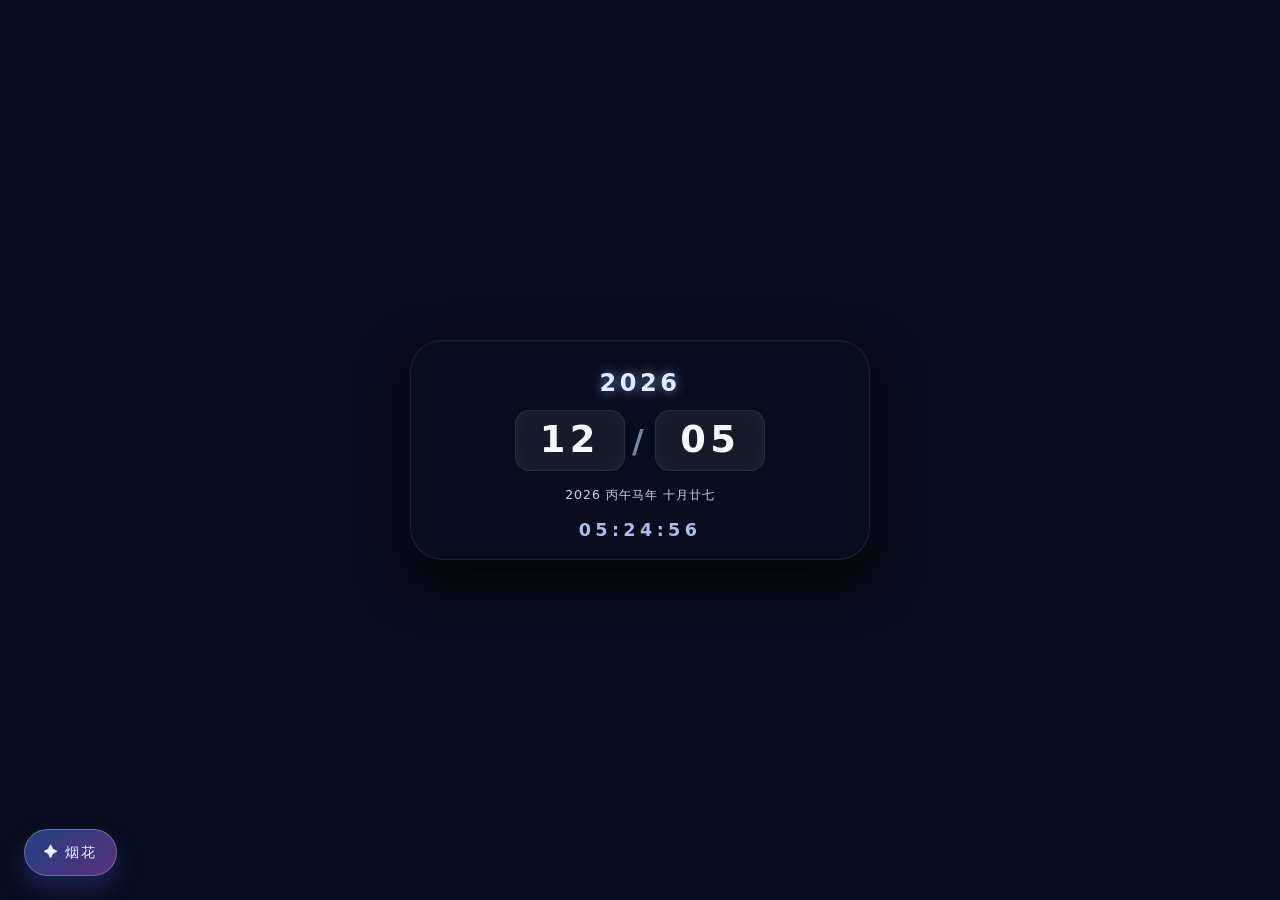
<file: exercise/star/test/firework2..html>
<!DOCTYPE html>
<html lang="zh-CN">

<head>
    <meta charset="UTF-8" />
    <meta name="viewport" content="width=device-width, initial-scale=1.0" />
    <title>烟花时钟</title>
    <style>
        * {
            margin: 0;
            padding: 0;
            box-sizing: border-box;
        }

        body {
            background: #0b0f1f;
            min-height: 100vh;
            display: flex;
            align-items: center;
            justify-content: center;
            font-family: 'Segoe UI', Roboto, system-ui, sans-serif;
            overflow: hidden;
        }

        #fireworks-demo {
            position: fixed;
            inset: 0;
            width: 100vw;
            height: 100vh;
            z-index: 1;
            pointer-events: none;
            display: block;
            background: transparent;
        }

        #fireworks-play-btn {
            position: fixed;
            left: 24px;
            bottom: 24px;
            z-index: 20;
            border: 1px solid rgba(255, 255, 255, 0.25);
            border-radius: 999px;
            padding: 0.8rem 1.2rem;
            color: #edf6ff;
            background: linear-gradient(135deg, rgba(66, 132, 255, 0.45), rgba(202, 99, 255, 0.42));
            box-shadow: 0 12px 24px rgba(72, 108, 255, 0.26);
            backdrop-filter: blur(6px);
            -webkit-backdrop-filter: blur(6px);
            cursor: pointer;
            font-size: 0.88rem;
            letter-spacing: 0.12em;
            transition: transform 0.2s ease, box-shadow 0.2s ease;
            user-select: none;
        }

        #fireworks-play-btn:hover {
            transform: translateY(-1px) scale(1.02);
            box-shadow: 0 16px 28px rgba(96, 128, 255, 0.3);
        }

        #fireworks-play-btn:active {
            transform: translateY(0) scale(0.98);
        }

        #starfield {
            position: fixed;
            top: 0;
            left: 0;
            width: 100%;
            height: 100%;
            z-index: 0;
            background: transparent;
            overflow: hidden;
        }

        .star {
            position: absolute;
            background-color: white;
            border-radius: 50%;
            opacity: 0.8;
        }

        .star.large {
            width: 4px;
            height: 4px;
            box-shadow: 0 0 10px 2px rgba(255, 255, 255, 0.8);
            animation: twinkle-large 5s infinite alternate;
        }

        .star.medium {
            width: 2px;
            height: 2px;
            box-shadow: 0 0 6px 1px rgba(255, 255, 255, 0.6);
            animation: twinkle-medium 4s infinite alternate;
        }

        .star.small {
            width: 1px;
            height: 1px;
            box-shadow: 0 0 4px 1px rgba(255, 255, 255, 0.4);
            animation: twinkle-small 3s infinite alternate;
        }

        @keyframes twinkle-large {

            0%,
            100% {
                opacity: 0.2;
                transform: scale(1);
            }

            20% {
                opacity: 0.7;
                transform: scale(1.2);
            }

            50% {
                opacity: 1;
                transform: scale(1.7);
            }

            75% {
                opacity: 0.8;
                transform: scale(1.3);
            }
        }

        @keyframes twinkle-medium {

            0%,
            100% {
                opacity: 0.1;
                transform: scale(1);
            }

            25% {
                opacity: 0.4;
                transform: scale(1.2);
            }

            50% {
                opacity: 1;
                transform: scale(1.9);
            }

            80% {
                opacity: 0.5;
                transform: scale(1.3);
            }
        }

        @keyframes twinkle-small {

            0%,
            100% {
                opacity: 0.05;
                transform: scale(1);
            }

            30% {
                opacity: 0.5;
                transform: scale(1.4);
            }

            50% {
                opacity: 0.95;
                transform: scale(2.1);
            }

            70% {
                opacity: 0.35;
                transform: scale(1.3);
            }
        }

        .content {
            position: relative;
            z-index: 10;
            width: min(460px, 80vw);
            padding: 1.8rem 1.5rem 1.2rem;
            background: rgba(10, 14, 30, 0.58);
            backdrop-filter: blur(6px);
            -webkit-backdrop-filter: blur(6px);
            border-radius: 2rem;
            border: 1px solid rgba(255, 255, 255, 0.08);
            box-shadow: 0 20px 50px rgba(0, 0, 0, 0.7), 0 0 0 1px rgba(255, 255, 255, 0.02) inset;
            color: #f0f4ff;
            text-align: center;
        }

        .calendar {
            display: flex;
            flex-direction: column;
            align-items: center;
            gap: 0.8rem;
            color: #eaf3ff;
        }

        .year {
            font-size: 1.5rem;
            letter-spacing: 0.15em;
            font-weight: 600;
            color: #dfeeff;
            text-shadow: 0 0 12px rgba(139, 179, 255, 0.7);
        }

        .date-row {
            display: flex;
            align-items: center;
            justify-content: center;
            gap: 0.45rem;
            font-weight: 700;
            font-size: 2.3rem;
            letter-spacing: 0.12em;
            line-height: 1;
            color: #f5f9ff;
        }

        .date-block {
            position: relative;
            min-width: 110px;
            padding: 0.7rem 0.8rem;
            border-radius: 0.9rem;
            background: rgba(255, 255, 255, 0.06);
            border: 1px solid rgba(255, 255, 255, 0.08);
            box-shadow: inset 0 0 18px rgba(255, 255, 255, 0.04);
            perspective: 800px;
            overflow: hidden;
        }

        .date-block .face {
            display: block;
            transform-origin: center bottom;
            transition: transform 0.55s ease, opacity 0.55s ease;
            backface-visibility: hidden;
        }

        .date-block.flip .face {
            animation: flipUp 0.55s ease forwards;
        }

        @keyframes flipUp {
            0% {
                transform: rotateX(0deg) translateY(0);
                opacity: 1;
            }

            45% {
                transform: rotateX(90deg) translateY(0);
                opacity: 0.4;
            }

            100% {
                transform: rotateX(0deg) translateY(0);
                opacity: 1;
            }
        }

        .date-divider {
            font-size: 2rem;
            opacity: 0.6;
            color: #c3d4ff;
        }

        .lunar-date {
            margin-top: 0.2rem;
            font-size: 0.78rem;
            letter-spacing: 0.08em;
            color: #dfeaff;
            font-weight: 500;
            opacity: 0.9;
            min-height: 1.2em;
        }

        .time {
            margin-top: 0.2rem;
            font-size: 1.1rem;
            letter-spacing: 0.25em;
            color: #bfd1ff;
            font-weight: 600;
            opacity: 0.9;
        }

        @media (max-width: 600px) {
            .content {
                width: min(86vw, 360px);
                padding: 1.3rem 1rem 1rem;
                border-radius: 1.5rem;
            }

            .year {
                font-size: 1.1rem;
            }

            .date-row {
                font-size: 1.7rem;
                gap: 0.25rem;
            }

            .date-block {
                min-width: 82px;
                padding: 0.5rem 0.3rem;
            }

            .time {
                letter-spacing: 0.15em;
                font-size: 0.95rem;
            }
        }
    </style>
</head>

<body>

    <canvas id="fireworks-demo"></canvas>

    <div id="starfield"></div>

    <div class="content">
        <div class="calendar">
            <div class="year" id="year">----</div>
            <div class="date-row">
                <div class="date-block" id="month-block">
                    <span class="face" id="month">--</span>
                </div>
                <span class="date-divider">/</span>
                <div class="date-block" id="day-block">
                    <span class="face" id="day">--</span>
                </div>
            </div>
            <div class="lunar-date" id="lunar-date"></div>
            <div class="time" id="time">--:--:--</div>
        </div>
    </div>

    <button id="fireworks-play-btn">✦ 烟花</button>

    <script>
        // ==================== 烟花模块 ====================
        (function () {
            const canvas = document.getElementById('fireworks-demo');
            const playButton = document.getElementById('fireworks-play-btn');

            if (!canvas) {
                console.warn('fireworks-demo canvas not found');
                return;
            }

            const ctx = canvas.getContext('2d');
            let particles = [];
            let lastTriggeredHour = null;

            function resizeCanvas() {
                const ratio = window.devicePixelRatio || 1;
                canvas.width = window.innerWidth * ratio;
                canvas.height = window.innerHeight * ratio;
                canvas.style.width = window.innerWidth + 'px';
                canvas.style.height = window.innerHeight + 'px';
                ctx.setTransform(ratio, 0, 0, ratio, 0, 0);
            }

            function random(min, max) {
                return Math.random() * (max - min) + min;
            }

            function hexToRgba(hex, alpha) {
                const clean = hex.replace('#', '');
                const value = clean.length === 3 ?
                    clean.split('').map(ch => ch + ch).join('') :
                    clean;
                const num = Number.parseInt(value, 16);
                const r = (num >> 16) & 255;
                const g = (num >> 8) & 255;
                const b = num & 255;
                return `rgba(${r}, ${g}, ${b}, ${alpha})`;
            }

            // ---------- 三种烟花，保持饱满 ----------
            function createGhostBurst(x, y) {
                const colors = ['#8ecae6', '#bdb2ff', '#ffffff', '#a0f0ff', '#c7f9cc'];
                const count = 75;
                for (let i = 0; i < count; i++) {
                    const angle = (Math.PI * 2 * i) / count + random(-0.3, 0.3);
                    const speed = random(0.8, 4.0);
                    particles.push({
                        x,
                        y,
                        prevX: x,
                        prevY: y,
                        vx: Math.cos(angle) * speed,
                        vy: Math.sin(angle) * speed - 0.4,
                        life: random(55, 130),
                        maxLife: 130,
                        size: random(2.5, 5.5),
                        color: colors[Math.floor(Math.random() * colors.length)],
                        alpha: 0.25,
                        gravity: 0.018,
                        type: 'ghost',
                        twinkle: Math.random() * Math.PI * 2
                    });
                }
            }

            function createStrobeBurst(x, y) {
                const colors = ['#ffffff', '#ffd166', '#8ecae6', '#ff7b7b', '#bdb2ff', '#ff9ff3'];
                const count = 80;
                for (let i = 0; i < count; i++) {
                    const angle = (Math.PI * 2 * i) / count + random(-0.1, 0.1);
                    const speed = random(2.0, 7.5);
                    particles.push({
                        x,
                        y,
                        prevX: x,
                        prevY: y,
                        vx: Math.cos(angle) * speed,
                        vy: Math.sin(angle) * speed,
                        life: random(24, 50),
                        maxLife: 50,
                        size: random(2.5, 5.0),
                        color: colors[Math.floor(Math.random() * colors.length)],
                        alpha: 1,
                        gravity: 0.11,
                        type: 'strobe',
                        twinkle: Math.random() * Math.PI * 2
                    });
                }
            }

            function createHorsetailBurst(x, y) {
                const colors = ['#8ecae6', '#ffd166', '#bdb2ff', '#ffffff', '#ff7b7b', '#7bed9f'];
                const mainColor = colors[Math.floor(Math.random() * colors.length)];
                const count1 = 55;
                const count2 = 50;

                for (let i = 0; i < count1; i++) {
                    particles.push({
                        x: x + random(-16, 16),
                        y: y + random(6, 28),
                        prevX: x,
                        prevY: y,
                        vx: random(-2.5, 2.5),
                        vy: random(-9.0, -4.5),
                        life: random(38, 76),
                        maxLife: 76,
                        size: random(2.5, 5.5),
                        color: mainColor,
                        alpha: 1,
                        gravity: 0.045,
                        type: 'horsetail',
                        trail: 0.85
                    });
                }

                // 第二圈更亮的核心
                for (let i = 0; i < count2; i++) {
                    const angle = (Math.PI * 2 * i) / count2 + random(-0.08, 0.08);
                    const speed = random(1.8, 6.2);
                    particles.push({
                        x,
                        y,
                        prevX: x,
                        prevY: y,
                        vx: Math.cos(angle) * speed,
                        vy: Math.sin(angle) * speed - 0.7,
                        life: random(40, 70),
                        maxLife: 70,
                        size: random(2.0, 4.2),
                        color: mainColor,
                        alpha: 1,
                        gravity: 0.075,
                        type: 'horsetail'
                    });
                }
            }

            function shuffleArray(arr) {
                const list = [...arr];
                for (let i = list.length - 1; i > 0; i--) {
                    const j = Math.floor(Math.random() * (i + 1));
                    [list[i], list[j]] = [list[j], list[i]];
                }
                return list;
            }

            function triggerSequence() {
                particles = [];
                const sequence = shuffleArray(['ghost', 'strobe', 'horsetail']);
                let index = 0;

                function launchNext() {
                    if (index >= sequence.length) return;

                    const type = sequence[index];
                    const x = random(window.innerWidth * 0.15, window.innerWidth * 0.85);
                    const y = random(window.innerHeight * 0.15, window.innerHeight * 0.7);

                    if (type === 'ghost') {
                        createGhostBurst(x, y);
                    } else if (type === 'strobe') {
                        createStrobeBurst(x, y);
                    } else {
                        createHorsetailBurst(x, y);
                    }

                    index += 1;
                    if (index < sequence.length) {
                        setTimeout(launchNext, 400);
                    }
                }

                launchNext();
            }

            function checkAutoPlayByHour() {
                const now = new Date();
                const hour = now.getHours();
                const minute = now.getMinutes();
                const second = now.getSeconds();

                if (minute === 0 && second === 0 && lastTriggeredHour !== hour) {
                    lastTriggeredHour = hour;
                    triggerSequence();
                }

                if (minute !== 0 || second !== 0) {
                    lastTriggeredHour = null;
                }
            }

            function updateParticles() {
                for (let i = particles.length - 1; i >= 0; i--) {
                    const p = particles[i];
                    p.prevX = p.x;
                    p.prevY = p.y;
                    p.vy += p.gravity;
                    p.x += p.vx;
                    p.y += p.vy;
                    p.life -= 1;

                    if (p.type === 'ghost') {
                        const ratio = p.life / p.maxLife;
                        p.alpha = Math.max(0.05, ratio * 0.7 + 0.2 + Math.sin(p.twinkle + p.life * 0.1) * 0.1);
                    } else if (p.type === 'strobe') {
                        const phase = Math.floor((p.maxLife - p.life) / 4) % 3;
                        p.alpha = phase === 0 || phase === 2 ? 1 : 0.15;
                    } else if (p.type === 'horsetail') {
                        p.alpha = Math.max(0, (p.life / p.maxLife) * 0.92 + 0.08);
                    } else {
                        p.alpha = Math.max(0, p.life / p.maxLife);
                    }

                    if (p.life <= 0) {
                        particles.splice(i, 1);
                    }
                }
            }

            function renderParticles() {
                // 深色拖尾，保留清晰度
                ctx.globalCompositeOperation = 'source-over';
                ctx.fillStyle = 'rgba(11, 15, 31, 0.3)';
                ctx.fillRect(0, 0, window.innerWidth, window.innerHeight);

                // 绘制所有粒子
                for (const p of particles) {
                    if (p.type === 'horsetail') {
                        // 拖尾线
                        ctx.beginPath();
                        ctx.moveTo(p.prevX, p.prevY);
                        ctx.lineTo(p.x, p.y);
                        ctx.strokeStyle = hexToRgba(p.color, Math.max(0.2, p.alpha * 0.85));
                        ctx.lineWidth = Math.max(1.5, p.size * 0.85);
                        ctx.shadowBlur = 6;
                        ctx.shadowColor = p.color;
                        ctx.stroke();
                        ctx.shadowBlur = 0;

                        // 头部光点
                        ctx.beginPath();
                        ctx.arc(p.x, p.y, p.size * 0.7, 0, Math.PI * 2);
                        ctx.fillStyle = hexToRgba('#ffffff', p.alpha * 0.6);
                        ctx.fill();
                        continue;
                    }

                    // 主粒子
                    ctx.beginPath();
                    ctx.arc(p.x, p.y, p.size, 0, Math.PI * 2);
                    ctx.fillStyle = hexToRgba(p.color, p.alpha);
                    ctx.shadowBlur = 10;
                    ctx.shadowColor = p.color;
                    ctx.fill();
                    ctx.shadowBlur = 0;

                    // Ghost 光晕（柔和）
                    if (p.type === 'ghost') {
                        ctx.beginPath();
                        ctx.arc(p.x, p.y, p.size * 1.8, 0, Math.PI * 2);
                        ctx.fillStyle = hexToRgba(p.color, p.alpha * 0.12);
                        ctx.fill();

                        // 更小的核心亮点
                        ctx.beginPath();
                        ctx.arc(p.x, p.y, p.size * 0.4, 0, Math.PI * 2);
                        ctx.fillStyle = hexToRgba('#ffffff', p.alpha * 0.5);
                        ctx.fill();
                    }

                    // Strobe 闪烁光晕
                    if (p.type === 'strobe' && p.alpha > 0.5) {
                        ctx.beginPath();
                        ctx.arc(p.x, p.y, p.size * 2.0, 0, Math.PI * 2);
                        ctx.fillStyle = hexToRgba(p.color, p.alpha * 0.2);
                        ctx.fill();

                        ctx.beginPath();
                        ctx.arc(p.x, p.y, p.size * 0.5, 0, Math.PI * 2);
                        ctx.fillStyle = hexToRgba('#ffffff', p.alpha * 0.7);
                        ctx.fill();
                    }
                }

                ctx.globalCompositeOperation = 'source-over';
                ctx.shadowBlur = 0;
            }

            function loop() {
                checkAutoPlayByHour();
                updateParticles();
                renderParticles();
                requestAnimationFrame(loop);
            }

            if (playButton) {
                playButton.addEventListener('click', () => triggerSequence());
            }

            resizeCanvas();
            window.addEventListener('resize', resizeCanvas);
            requestAnimationFrame(loop);
        })();

        // ==================== 时钟 + 星空模块 ====================
        (function () {
            const starfield = document.getElementById('starfield');
            let lastMinuteKey = null;

            function createStar(type) {
                const star = document.createElement('span');
                star.className = 'star ' + type;

                const left = Math.random() * window.innerWidth;
                const top = Math.random() * window.innerHeight;
                star.style.left = left + 'px';
                star.style.top = top + 'px';
                star.style.animationDelay = (Math.random() * 4).toFixed(2) + 's';
                star.style.animationDuration = (1.2 + Math.random() * 6).toFixed(2) + 's';
                star.style.opacity = (Math.random() * 0.9 + 0.1).toFixed(2);

                const dx = (Math.random() - 0.5) * 30;
                const dy = (Math.random() - 0.5) * 30;
                const duration = 5 + Math.random() * 12;
                star.animate(
                    [
                        { transform: 'translate(0, 0)' },
                        { transform: `translate(${dx}px, ${dy}px)` },
                        { transform: 'translate(0, 0)' }
                    ], {
                    duration: duration * 1000,
                    iterations: Infinity,
                    easing: 'ease-in-out'
                }
                );

                return star;
            }

            function initStars() {
                starfield.innerHTML = '';
                const largeCount = 40;
                const mediumCount = 60;
                const smallCount = 90;

                for (let i = 0; i < largeCount; i++) {
                    starfield.appendChild(createStar('large'));
                }
                for (let i = 0; i < mediumCount; i++) {
                    starfield.appendChild(createStar('medium'));
                }
                for (let i = 0; i < smallCount; i++) {
                    starfield.appendChild(createStar('small'));
                }
            }

            function animateFlip(targetEl) {
                if (!targetEl) return;
                targetEl.classList.remove('flip');
                void targetEl.offsetWidth;
                targetEl.classList.add('flip');
                setTimeout(() => targetEl.classList.remove('flip'), 600);
            }

            function getDaysInMonth(year, month) {
                return new Date(year, month + 1, 0).getDate();
            }

            function getLunarYearText(year) {
                const gan = ['甲', '乙', '丙', '丁', '戊', '己', '庚', '辛', '壬', '癸'];
                const zhi = ['子', '丑', '寅', '卯', '辰', '巳', '午', '未', '申', '酉', '戌', '亥'];
                const animals = ['鼠', '牛', '虎', '兔', '龙', '蛇', '马', '羊', '猴', '鸡', '狗', '猪'];
                return `${gan[(year - 4) % 10]}${zhi[(year - 4) % 12]}${animals[(year - 4) % 12]}年`;
            }

            function getLunarDayText(day) {
                const lunarDays = [
                    '初一', '初二', '初三', '初四', '初五', '初六', '初七', '初八', '初九', '初十',
                    '十一', '十二', '十三', '十四', '十五', '十六', '十七', '十八', '十九', '二十',
                    '廿一', '廿二', '廿三', '廿四', '廿五', '廿六', '廿七', '廿八', '廿九', '三十'
                ];
                return lunarDays[Math.max(0, Math.min(day - 1, lunarDays.length - 1))];
            }

            function getLunarMonthText(month) {
                const monthNames = ['正月', '二月', '三月', '四月', '五月', '六月', '七月', '八月', '九月', '十月', '十一月', '十二月'];
                return monthNames[Math.max(0, Math.min(month - 1, monthNames.length - 1))];
            }

            function updateLunarDate() {
                const now = new Date();
                const formatter = new Intl.DateTimeFormat('zh-CN-u-ca-chinese', {
                    year: 'numeric',
                    month: 'long',
                    day: 'numeric'
                });

                const parts = formatter.formatToParts(now);
                const lunarYear = Number(parts.find(part => part.type === 'relatedYear' || part.type === 'year')?.value ||
                    now.getFullYear());
                const lunarMonth = parts.find(part => part.type === 'month')?.value || getLunarMonthText(now.getMonth() + 1);
                const lunarDay = Number(parts.find(part => part.type === 'day')?.value || now.getDate());

                const lunarText = `${lunarYear} ${getLunarYearText(lunarYear)} ${lunarMonth}${getLunarDayText(lunarDay)}`;
                document.getElementById('lunar-date').textContent = lunarText;
            }

            function updateDateTime() {
                const now = new Date();
                const year = now.getFullYear();
                const month = String(now.getMonth() + 1).padStart(2, '0');
                const day = String(now.getDate()).padStart(2, '0');

                const hours = String(now.getHours()).padStart(2, '0');
                const minutes = String(now.getMinutes()).padStart(2, '0');
                const seconds = String(now.getSeconds()).padStart(2, '0');

                document.getElementById('year').textContent = year;
                const monthEl = document.getElementById('month');
                const dayEl = document.getElementById('day');
                const dayValue = Number(day);
                const monthValue = Number(month);

                const prevDay = Number(dayEl.textContent || now.getDate());
                const prevMonth = Number(monthEl.textContent || now.getMonth() + 1);

                if (dayValue === getDaysInMonth(year, now.getMonth()) && dayValue === 1) {
                    const monthBlock = monthEl.closest('.date-block');
                    animateFlip(monthBlock);
                }

                if (dayValue !== prevDay) {
                    const dayBlock = dayEl.closest('.date-block');
                    animateFlip(dayBlock);
                }

                if (monthValue !== prevMonth && dayValue === getDaysInMonth(year, now.getMonth())) {
                    const monthBlock = monthEl.closest('.date-block');
                    animateFlip(monthBlock);
                }

                monthEl.textContent = month;
                dayEl.textContent = day;
                document.getElementById('time').textContent = `${hours}:${minutes}:${seconds}`;
                updateLunarDate();
            }

            initStars();
            updateDateTime();

            setInterval(() => {
                const now = new Date();
                const dayEl = document.getElementById('day');
                const monthEl = document.getElementById('month');
                const prevDay = Number(dayEl.textContent || now.getDate());
                const prevMonth = Number(monthEl.textContent || now.getMonth() + 1);
                const newDay = now.getDate();
                const newMonth = now.getMonth() + 1;
                const currentMinuteKey = now.getHours() * 60 + now.getMinutes();

                if (lastMinuteKey !== null && currentMinuteKey !== lastMinuteKey) {
                    lastMinuteKey = currentMinuteKey;
                }
                lastMinuteKey = currentMinuteKey;

                if (newDay !== prevDay) {
                    animateFlip(dayEl.closest('.date-block'));
                }

                if (newMonth !== prevMonth && newDay === getDaysInMonth(now.getFullYear(), now.getMonth())) {
                    animateFlip(monthEl.closest('.date-block'));
                }

                const hours = String(now.getHours()).padStart(2, '0');
                const minutes = String(now.getMinutes()).padStart(2, '0');
                const seconds = String(now.getSeconds()).padStart(2, '0');
                document.getElementById('time').textContent = `${hours}:${minutes}:${seconds}`;

                document.getElementById('year').textContent = now.getFullYear();
                monthEl.textContent = String(newMonth).padStart(2, '0');
                dayEl.textContent = String(newDay).padStart(2, '0');
                updateLunarDate();
            }, 1000);

            window.addEventListener('resize', function () {
                initStars();
            });
        })();
    </script>

</body>

</html>
</file>
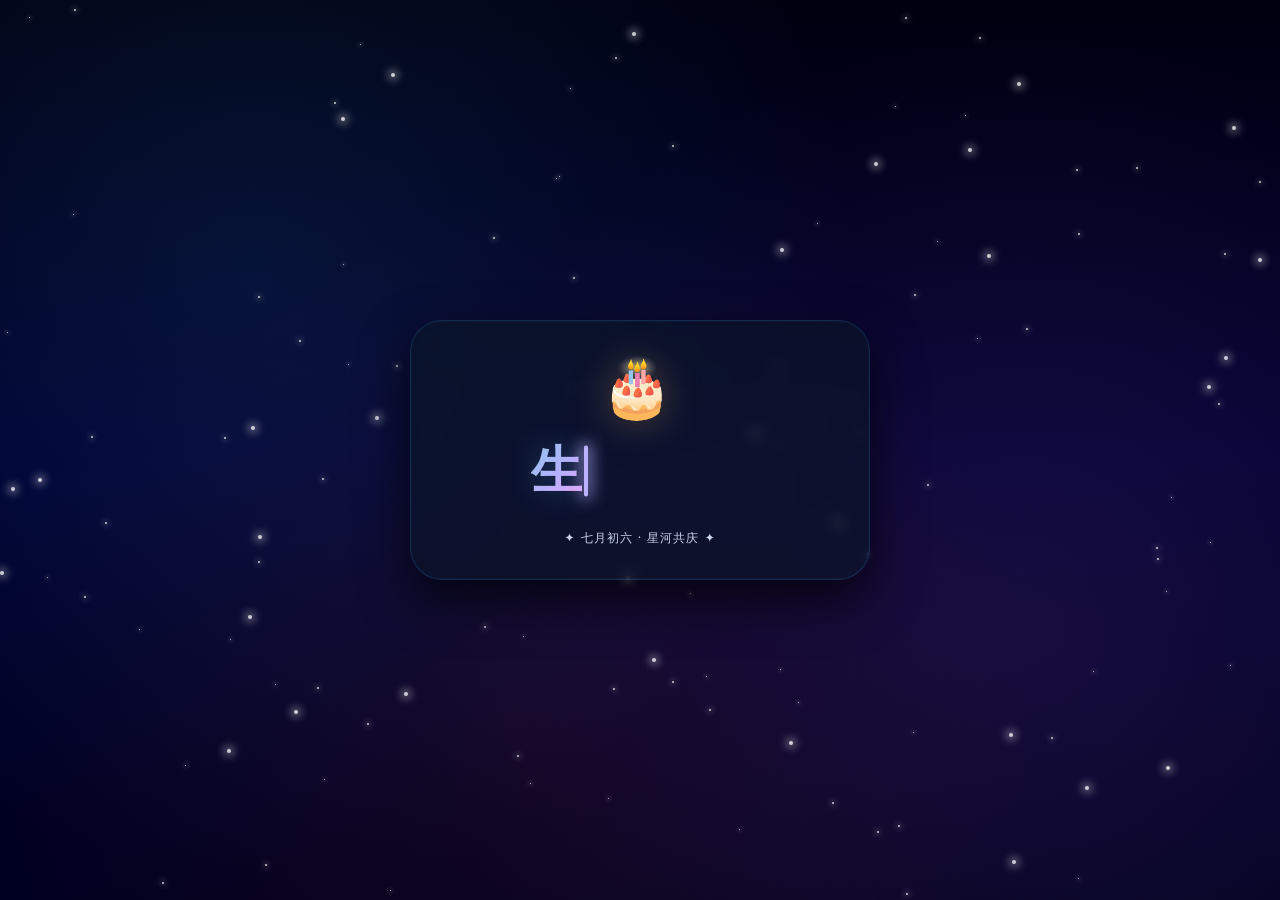
<file: exercise/star/test/type.html>
<!DOCTYPE html>
<html lang="zh-CN">

<head>
    <meta charset="UTF-8">
    <meta name="viewport" content="width=device-width, initial-scale=1.0, user-scalable=no">
    <title>生日快乐 · 打字机</title>
    <style>
        /* ===== 全局重置 & 背景 ===== */
        * {
            margin: 0;
            padding: 0;
            box-sizing: border-box;
        }

        body {
            background:
                radial-gradient(circle at 20% 30%, rgba(41, 128, 185, 0.15) 0%, transparent 50%),
                radial-gradient(circle at 80% 70%, rgba(155, 89, 182, 0.15) 0%, transparent 50%),
                radial-gradient(circle at 40% 80%, rgba(192, 57, 43, 0.1) 0%, transparent 50%),
                linear-gradient(to bottom, #000010, #000030, #000020);
            min-height: 100vh;
            display: flex;
            flex-direction: column;
            align-items: center;
            justify-content: center;
            font-family: 'Segoe UI', Roboto, system-ui, sans-serif;
            padding: 20px;
            box-sizing: border-box;
            overflow: hidden;
            position: relative;
        }

        /* ===== 星空 ===== */
        #starfield {
            position: fixed;
            top: 0;
            left: 0;
            width: 100%;
            height: 100%;
            z-index: 0;
            pointer-events: none;
            background: transparent;
            overflow: hidden;
        }

        .star {
            position: absolute;
            background-color: white;
            border-radius: 50%;
            opacity: 0.8;
        }

        .star.large {
            width: 4px;
            height: 4px;
            box-shadow: 0 0 10px 2px rgba(255, 255, 255, 0.8);
            animation: twinkle-large 5s infinite alternate;
        }

        .star.medium {
            width: 2px;
            height: 2px;
            box-shadow: 0 0 6px 1px rgba(255, 255, 255, 0.6);
            animation: twinkle-medium 4s infinite alternate;
        }

        .star.small {
            width: 1px;
            height: 1px;
            box-shadow: 0 0 4px 1px rgba(255, 255, 255, 0.4);
            animation: twinkle-small 3s infinite alternate;
        }

        @keyframes twinkle-large {

            0%,
            100% {
                opacity: 0.2;
                transform: scale(1);
            }

            20% {
                opacity: 0.7;
                transform: scale(1.2);
            }

            50% {
                opacity: 1;
                transform: scale(1.7);
            }

            75% {
                opacity: 0.8;
                transform: scale(1.3);
            }
        }

        @keyframes twinkle-medium {

            0%,
            100% {
                opacity: 0.1;
                transform: scale(1);
            }

            25% {
                opacity: 0.4;
                transform: scale(1.2);
            }

            50% {
                opacity: 1;
                transform: scale(1.9);
            }

            80% {
                opacity: 0.5;
                transform: scale(1.3);
            }
        }

        @keyframes twinkle-small {

            0%,
            100% {
                opacity: 0.05;
                transform: scale(1);
            }

            30% {
                opacity: 0.5;
                transform: scale(1.4);
            }

            50% {
                opacity: 0.95;
                transform: scale(2.1);
            }

            70% {
                opacity: 0.35;
                transform: scale(1.3);
            }
        }

        /* ===== 主卡片容器 ===== */
        .content {
            position: relative;
            z-index: 10;
            width: 460px;
            max-width: 80vw;
            padding: 2rem 1.8rem 2rem;
            background: rgba(10, 20, 40, 0.7);
            backdrop-filter: blur(6px);
            -webkit-backdrop-filter: blur(6px);
            border-radius: 2rem;
            border: 1px solid rgba(52, 152, 219, 0.2);
            box-shadow: 0 20px 50px rgba(0, 0, 0, 0.7), 0 0 0 1px rgba(255, 255, 255, 0.02) inset;
            color: #f0f4ff;
            text-align: center;
            flex-shrink: 0;
            box-sizing: border-box;
        }

        /* ===== 打字机区域 ===== */
        .typewriter-wrapper {
            display: flex;
            flex-direction: column;
            align-items: center;
            justify-content: center;
            gap: 0.4rem;
        }

        /* 🎂 先出现，无光标 */
        .emoji-first {
            font-size: 3.6rem;
            line-height: 1.2;
            margin-bottom: 0.2rem;
            opacity: 0;
            animation: fadeInEmoji 0.5s ease 0.3s forwards;
            filter: drop-shadow(0 0 20px rgba(255, 200, 100, 0.3));
            letter-spacing: 6px;
        }

        @keyframes fadeInEmoji {
            0% {
                opacity: 0;
                transform: scale(0.7) rotate(-8deg);
            }

            100% {
                opacity: 1;
                transform: scale(1) rotate(0deg);
            }
        }

        /* 打字机容器 — 使用相对定位，光标使用绝对定位跟随 */
        .typewriter-line {
            display: flex;
            align-items: center;
            justify-content: center;
            font-size: 3.2rem;
            font-weight: 700;
            min-height: 5rem;
            color: #f0f4ff;
            text-shadow: 0 0 30px rgba(100, 180, 255, 0.3);
            gap: 2px;
            position: relative;
            padding: 0 0.2rem;
            flex-wrap: wrap;
        }

        /* 每个字符的容器 */
        .char-unit {
            display: inline-block;
            position: relative;
            white-space: pre;
        }

        /* 字符本身 — 渐变文字 */
        .char-unit span {
            display: inline-block;
            background: linear-gradient(135deg, #8ecae6, #bdb2ff, #ff9ff3);
            -webkit-background-clip: text;
            background-clip: text;
            color: transparent;
            font-weight: 700;
            letter-spacing: 2px;
            opacity: 0;
            /* 初始隐藏，由动画显现 */
        }

        /* ===== 光标 — 使用绝对定位，通过JS动态设置位置 ===== */
        .cursor-blink {
            position: absolute;
            display: block;
            width: 4px;
            height: 3.2rem;
            background: #bdb2ff;
            border-radius: 2px;
            box-shadow: 0 0 16px 4px rgba(189, 178, 255, 0.6);
            animation: blinkCursor 0.9s step-end infinite;
            transition: left 0.15s ease;
            /* 平滑移动 */
            pointer-events: none;
            /* 初始位置在第一个字符前（left:0） */
            left: 0;
            top: 50%;
            transform: translateY(-50%);
        }

        /* 光标隐藏状态 */
        .cursor-blink.hidden {
            opacity: 0;
            animation: none;
            box-shadow: none;
            width: 0;
        }

        @keyframes blinkCursor {

            0%,
            100% {
                opacity: 1;
            }

            50% {
                opacity: 0.1;
            }
        }

        /* 字符显现动画 — 带弹性效果 */
        @keyframes typeInChar {
            0% {
                opacity: 0;
                transform: translateY(10px) scale(0.85);
            }

            40% {
                opacity: 0.7;
                transform: translateY(-2px) scale(1.05);
            }

            100% {
                opacity: 1;
                transform: translateY(0) scale(1);
            }
        }

        /* 底部小字 */
        .lunar-date {
            margin-top: 0.8rem;
            font-size: 0.78rem;
            letter-spacing: 0.08em;
            color: #dfeaff;
            font-weight: 500;
            opacity: 0.9;
        }

        /* 响应式 */
        @media (max-width: 600px) {
            .content {
                width: min(86vw, 360px);
                padding: 1.6rem 1rem;
            }

            .emoji-first {
                font-size: 2.8rem;
            }

            .typewriter-line {
                font-size: 2.4rem;
                min-height: 4rem;
            }

            .cursor-blink {
                height: 2.4rem;
                width: 3px;
            }
        }

        @media (max-width: 400px) {
            .typewriter-line {
                font-size: 1.8rem;
                min-height: 3.2rem;
            }

            .cursor-blink {
                height: 2rem;
            }
        }
    </style>
</head>

<body>

    <!-- 星空背景 -->
    <div id="starfield"></div>

    <!-- 主卡片 -->
    <div class="content">
        <div class="typewriter-wrapper">
            <!-- 🎂 先出现（独立，无光标） -->
            <div class="emoji-first">🎂</div>

            <!-- 打字机行：包含“生日快乐”四个字 + 光标（使用绝对定位） -->
            <div class="typewriter-line" id="typewriterLine">
                <!-- 四个字符单元 -->
                <div class="char-unit" data-index="0"><span>生</span></div>
                <div class="char-unit" data-index="1"><span>日</span></div>
                <div class="char-unit" data-index="2"><span>快</span></div>
                <div class="char-unit" data-index="3"><span>乐</span></div>
                <!-- 光标使用绝对定位，通过JS控制 left 值 -->
                <span class="cursor-blink" id="cursorBlink"></span>
            </div>

            <!-- 底部小字 -->
            <div class="lunar-date">✦ 七月初六 · 星河共庆 ✦</div>
        </div>
    </div>

    <script>
        (function () {
            'use strict';

            const charUnits = document.querySelectorAll('.char-unit');
            const cursor = document.getElementById('cursorBlink');
            const typewriterLine = document.getElementById('typewriterLine');
            const totalChars = charUnits.length;

            // 每个字符打字时长 (1.5秒)
            const CHAR_INTERVAL = 1500;

            // 🎂 出现后延迟启动
            const START_DELAY = 800;

            // 存储每个字符的宽度和累积偏移
            let charOffsets = [];

            // 计算每个字符的累积偏移量（相对于 typewriter-line 的左边缘）
            function calculateCharOffsets() {
                charOffsets = [];
                let accumulated = 0;
                charUnits.forEach((unit, index) => {
                    const span = unit.querySelector('span');
                    // 先临时显示以获取宽度
                    const originalDisplay = span.style.display;
                    const originalOpacity = span.style.opacity;
                    span.style.display = 'inline-block';
                    span.style.opacity = '1';
                    span.style.animation = 'none';

                    const width = span.offsetWidth;
                    // 加上 gap (2px) 和字符自身的 margin
                    // 实际每个字符占用的宽度 = 字符宽度 + 右侧间距 (gap 是 2px)
                    // 但这里我们用 offsetLeft 更准确
                    const offsetLeft = unit.offsetLeft;

                    charOffsets.push({
                        left: offsetLeft,
                        width: width,
                        // 光标应该放在字符右侧，所以位置 = offsetLeft + width
                        cursorPosition: offsetLeft + width
                    });

                    // 恢复隐藏
                    span.style.display = originalDisplay || 'inline-block';
                    span.style.opacity = originalOpacity || '0';
                });
            }

            // 重置所有字符为隐藏
            function resetAllChars() {
                charUnits.forEach((unit) => {
                    const span = unit.querySelector('span');
                    if (span) {
                        span.style.animation = 'none';
                        span.style.opacity = '0';
                        span.style.animationDelay = '0ms';
                    }
                });
            }

            // 显示第 n 个字符
            function revealChar(index) {
                if (index >= totalChars) return;
                const unit = charUnits[index];
                const span = unit?.querySelector('span');
                if (span) {
                    span.style.animation = 'none';
                    void span.offsetWidth;
                    span.style.animation = 'typeInChar 0.6s cubic-bezier(0.34, 1.56, 0.64, 1) forwards';
                    span.style.opacity = '1';
                }
            }

            // 移动光标到指定字符后面
            function moveCursorTo(index) {
                if (index < 0 || index >= totalChars) return;
                // 使用计算好的位置
                const pos = charOffsets[index]?.cursorPosition;
                if (pos !== undefined) {
                    cursor.style.left = pos + 'px';
                }
            }

            // 开始打字机流程
            function startTypewriter() {
                resetAllChars();

                // 先计算所有字符的位置（必须在显示之前计算，确保布局稳定）
                // 但字符隐藏时 offsetLeft 可能不准确，所以先临时显示所有字符进行计算
                // 更好的方式：让字符可见但透明，或者直接计算
                // 这里我们采用：先临时显示所有字符（不带动画），计算位置，再重置隐藏
                charUnits.forEach((unit) => {
                    const span = unit.querySelector('span');
                    if (span) {
                        span.style.opacity = '0';
                        span.style.animation = 'none';
                        span.style.display = 'inline-block';
                    }
                });
                // 强制重绘
                void typewriterLine.offsetHeight;
                // 计算位置
                calculateCharOffsets();
                // 重置为隐藏
                resetAllChars();

                // 确保光标可见，初始位置在第一个字符前 (left: 0)
                cursor.classList.remove('hidden');
                cursor.style.left = '0px';

                let currentIndex = 0;

                function typeNext() {
                    if (currentIndex < totalChars) {
                        // 显示当前字符
                        revealChar(currentIndex);

                        // 光标移动到当前字符后面（跟随）
                        // 注意：因为字符显示有动画，但光标位置立即移动，模拟跟随
                        moveCursorTo(currentIndex);

                        currentIndex++;

                        setTimeout(typeNext, CHAR_INTERVAL);
                    } else {
                        // 全部显示完毕，延迟后隐藏光标
                        setTimeout(() => {
                            cursor.classList.add('hidden');
                        }, 600);
                    }
                }

                setTimeout(typeNext, START_DELAY);
            }

            // 启动
            startTypewriter();

            // 窗口尺寸变化时重新计算位置（防抖）
            let resizeTimer;
            window.addEventListener('resize', function () {
                clearTimeout(resizeTimer);
                resizeTimer = setTimeout(() => {
                    // 如果打字还未完成，重新计算位置
                    // 简单处理：重新计算并更新当前光标位置
                    charUnits.forEach((unit) => {
                        const span = unit.querySelector('span');
                        if (span) {
                            span.style.opacity = '0';
                            span.style.animation = 'none';
                            span.style.display = 'inline-block';
                        }
                    });
                    void typewriterLine.offsetHeight;
                    calculateCharOffsets();
                    resetAllChars();
                    // 重新显示已经打出的字符
                    // 这里简单处理：重新启动（因为重新计算复杂，且用户很少在打字时调整窗口）
                    // 更稳妥：保存状态，但为了演示，建议用户不要中途调整
                }, 300);
            });

            // 生成星星装饰
            function createStars() {
                const starfield = document.getElementById('starfield');
                const count = 120;
                for (let i = 0; i < count; i++) {
                    const star = document.createElement('div');
                    const sizeClass = Math.random() > 0.7 ? 'large' : (Math.random() > 0.4 ? 'medium' : 'small');
                    star.className = `star ${sizeClass}`;
                    star.style.left = Math.random() * 100 + '%';
                    star.style.top = Math.random() * 100 + '%';
                    star.style.animationDelay = (Math.random() * 8) + 's';
                    star.style.animationDuration = (3 + Math.random() * 6) + 's';
                    starfield.appendChild(star);
                }
            }
            createStars();

        })();
    </script>
</body>

</html>
</file>
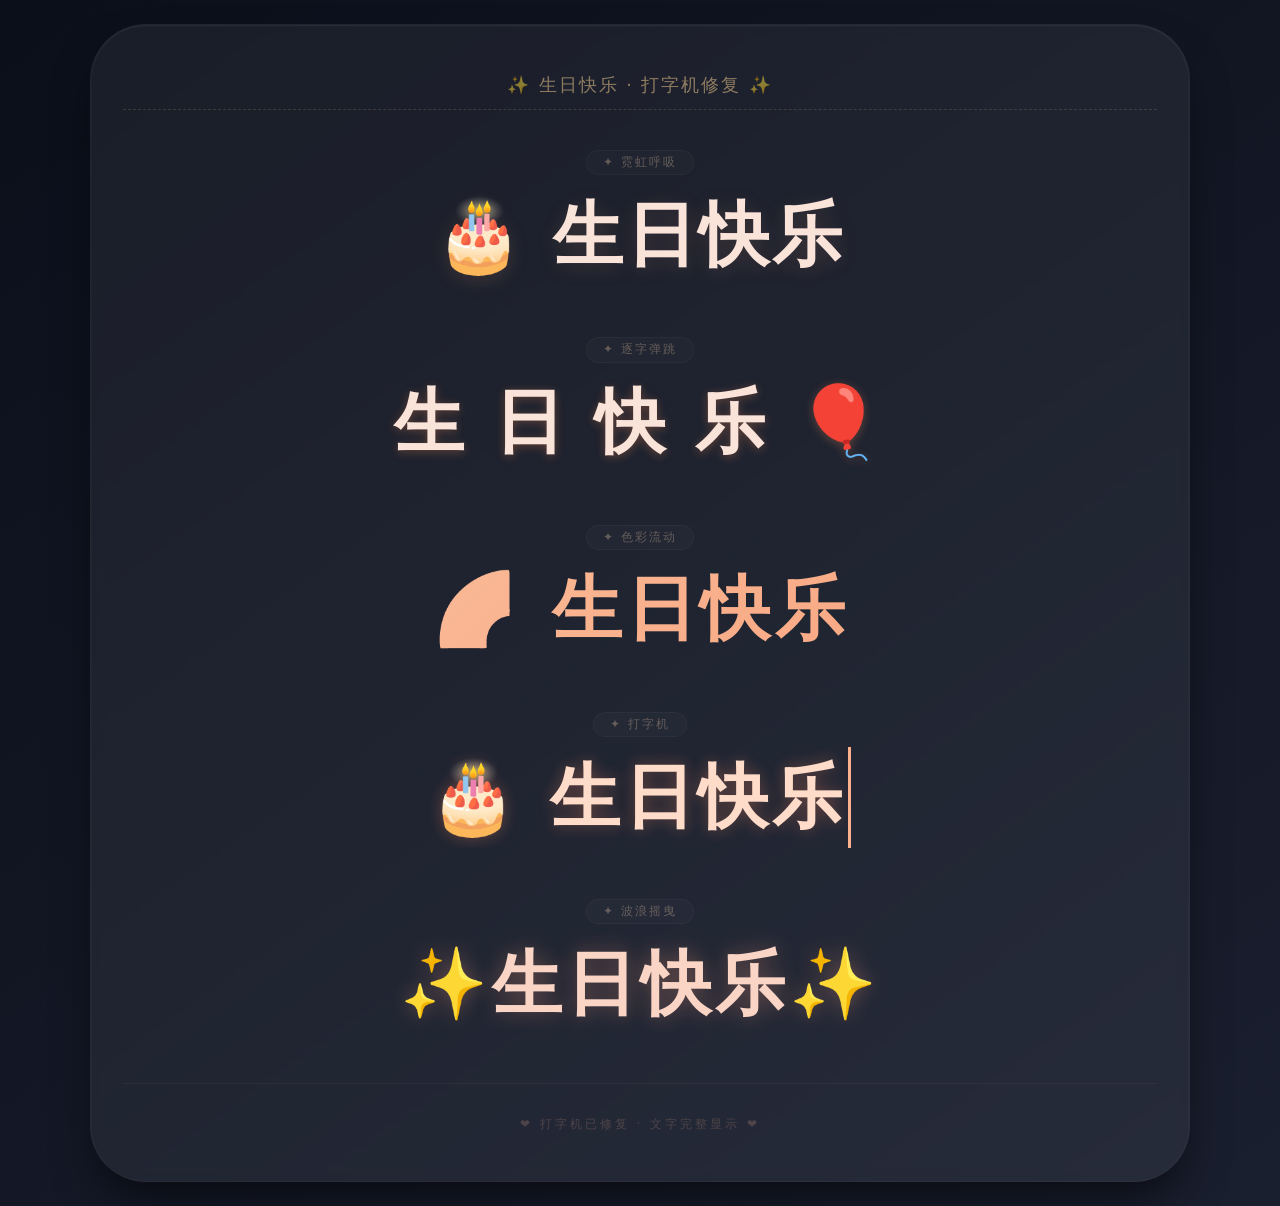
<file: exercise/star/test/type2.html>
<!DOCTYPE html>
<html lang="zh-CN">

<head>
    <meta charset="UTF-8" />
    <meta name="viewport" content="width=device-width, initial-scale=1.0" />
    <title>生日快乐 · 打字机动画修复</title>
    <style>
        /* 基础布局保持不变，只调整打字机相关样式 */
        * {
            margin: 0;
            padding: 0;
            box-sizing: border-box;
        }

        body {
            background: linear-gradient(145deg, #0b0f1a 0%, #1a1f2f 100%);
            min-height: 100vh;
            display: flex;
            justify-content: center;
            align-items: center;
            font-family: 'Segoe UI', 'Poppins', system-ui, sans-serif;
            padding: 1.5rem;
        }

        .card {
            max-width: 1100px;
            width: 100%;
            background: rgba(255, 255, 255, 0.06);
            backdrop-filter: blur(4px);
            -webkit-backdrop-filter: blur(4px);
            border-radius: 3.5rem;
            padding: 3rem 2rem;
            box-shadow: 0 25px 45px -10px rgba(0, 0, 0, 0.6), inset 0 1px 2px rgba(255, 255, 255, 0.08);
            border: 1px solid rgba(255, 255, 255, 0.03);
        }

        h2 {
            text-align: center;
            font-weight: 400;
            letter-spacing: 2px;
            font-size: 1.1rem;
            color: rgba(255, 215, 150, 0.5);
            text-transform: uppercase;
            margin-bottom: 2.5rem;
            border-bottom: 1px dashed rgba(255, 215, 150, 0.15);
            padding-bottom: 0.75rem;
        }

        .demo-grid {
            display: flex;
            flex-direction: column;
            gap: 3.2rem;
        }

        .demo-item {
            display: flex;
            flex-direction: column;
            align-items: center;
            gap: 0.6rem;
        }

        .demo-label {
            font-size: 0.75rem;
            font-weight: 400;
            letter-spacing: 2px;
            color: rgba(255, 220, 180, 0.3);
            text-transform: uppercase;
            background: rgba(255, 255, 255, 0.02);
            padding: 0.2rem 1rem;
            border-radius: 40px;
            border: 1px solid rgba(255, 255, 255, 0.03);
        }

        /* 所有文字共用基础 */
        .birthday-text {
            font-size: clamp(2.4rem, 10vw, 4.4rem);
            font-weight: 700;
            letter-spacing: 0.04em;
            text-align: center;
            color: #fae3d9;
            text-shadow: 0 4px 20px rgba(255, 160, 120, 0.15);
            line-height: 1.3;
            width: 100%;
            padding: 0.3rem 0;
        }

        /* ============================================
           打字机 —— 修复版 (使用精确的字符数)
           ============================================ */
        .typewriter-wrapper {
            display: flex;
            justify-content: center;
            width: 100%;
        }

        .anim-typewriter {
            display: inline-block;
            overflow: hidden;
            white-space: nowrap;
            border-right: 3px solid #ffb08c;
            /* 关键：steps 步数 = 字符总数（中文+emoji都算1个字符） */
            animation: typewriter 3s steps(10) 0.3s forwards, blinkCursor 0.8s step-end infinite alternate;
            width: 0;
            max-width: fit-content;
            margin: 0 auto;
            padding-right: 0.1rem;
            color: #ffdcc9;
            text-shadow: 0 0 15px #ff8a5c55;
            font-weight: 700;
            letter-spacing: 0.06em;
        }

        /* “🎂 生日快乐” 共 9 个字符（🎂 + 空格 + 生 + 日 + 快 + 乐） */
        /* 为了更准确，我们用 JS 动态计算字符数并设置 steps，但这里直接写 9 也可以 */
        /* 但考虑到可能加前缀，我们改为使用 JS 动态设置，更健壮 */
        @keyframes typewriter {
            0% {
                width: 0;
            }

            100% {
                width: 100%;
            }
        }

        @keyframes blinkCursor {

            0%,
            50% {
                border-color: #ffb08c;
            }

            50.1%,
            100% {
                border-color: transparent;
            }
        }

        /* 其他动画（保留） */
        .anim-breathe {
            animation: breatheGlow 2.8s ease-in-out infinite alternate;
        }

        @keyframes breatheGlow {
            0% {
                opacity: 0.7;
                text-shadow: 0 0 5px #ffb07c, 0 0 15px #ff8a5c, 0 0 30px #ff6a3d;
                color: #ffe1d0;
                transform: scale(0.98);
            }

            100% {
                opacity: 1;
                text-shadow: 0 0 12px #ffbb8f, 0 0 35px #ff8f61, 0 0 70px #ff5e2e;
                color: #fff5ed;
                transform: scale(1.02);
            }
        }

        .anim-bounce span {
            display: inline-block;
            animation: bounceLetter 0.9s cubic-bezier(0.36, 0.07, 0.19, 0.97) infinite alternate;
            animation-delay: calc(0.08s * var(--i, 0));
            transform-origin: center bottom;
            text-shadow: 0 2px 10px rgba(255, 140, 80, 0.3);
        }

        @keyframes bounceLetter {
            0% {
                transform: translateY(0) scale(0.9);
                color: #ffdcc9;
                text-shadow: 0 0 5px #ffaf8a;
            }

            100% {
                transform: translateY(-0.25em) scale(1.05);
                color: #fff0e5;
                text-shadow: 0 8px 25px #ff8040;
            }
        }

        .anim-flow {
            background: linear-gradient(135deg, #fbc2a0, #f7a07a, #f5b08a, #fccfaf);
            background-size: 300% 300%;
            -webkit-background-clip: text;
            background-clip: text;
            color: transparent;
            animation: flowGradient 4s ease-in-out infinite alternate;
            font-weight: 800;
            text-shadow: none;
            letter-spacing: 0.06em;
        }

        @keyframes flowGradient {
            0% {
                background-position: 0% 50%;
                transform: translateX(-4px) scale(1);
                filter: drop-shadow(0 4px 12px rgba(255, 130, 70, 0.2));
            }

            50% {
                transform: translateX(4px) scale(1.02);
                filter: drop-shadow(0 8px 25px rgba(255, 100, 40, 0.4));
            }

            100% {
                background-position: 100% 50%;
                transform: translateX(-2px) scale(0.99);
                filter: drop-shadow(0 6px 20px rgba(255, 150, 80, 0.3));
            }
        }

        .anim-wave {
            display: flex;
            flex-wrap: wrap;
            justify-content: center;
            gap: 0.02em;
        }

        .anim-wave span {
            display: inline-block;
            animation: waveFloat 2.2s ease-in-out infinite alternate;
            animation-delay: calc(0.09s * var(--i, 0));
            color: #fad5c5;
            text-shadow: 0 0 20px #ffa07a55;
            font-weight: 700;
            transform-origin: center;
        }

        @keyframes waveFloat {
            0% {
                transform: translateY(0px) rotate(0deg);
                color: #fad5c5;
                text-shadow: 0 2px 8px #ffa07a55;
            }

            100% {
                transform: translateY(-12px) rotate(2deg);
                color: #ffe8dd;
                text-shadow: 0 12px 30px #ff8248;
            }
        }

        @media (max-width: 480px) {
            .card {
                padding: 2rem 1rem;
                border-radius: 2.5rem;
            }

            .birthday-text {
                font-size: clamp(2rem, 14vw, 3rem);
            }
        }

        .demo-item .birthday-text {
            transition: text-shadow 0.3s;
        }

        .demo-item:hover .birthday-text {
            text-shadow: 0 0 30px rgba(255, 180, 130, 0.3);
        }

        .footer-note {
            margin-top: 3rem;
            text-align: center;
            color: rgba(255, 200, 170, 0.15);
            font-size: 0.75rem;
            letter-spacing: 3px;
            border-top: 1px solid rgba(255, 200, 170, 0.05);
            padding-top: 2rem;
            font-weight: 300;
        }

        .footer-note span {
            color: rgba(255, 180, 150, 0.2);
        }
    </style>
</head>

<body>

    <div class="card">
        <h2>✨ 生日快乐 · 打字机修复 ✨</h2>

        <div class="demo-grid">

            <!-- 1. 霓虹呼吸 -->
            <div class="demo-item">
                <div class="demo-label">✦ 霓虹呼吸</div>
                <div class="birthday-text anim-breathe">🎂 生日快乐</div>
            </div>

            <!-- 2. 逐字弹跳 -->
            <div class="demo-item">
                <div class="demo-label">✦ 逐字弹跳</div>
                <div class="birthday-text anim-bounce">
                    <span style="--i:0;">生</span>
                    <span style="--i:1;">日</span>
                    <span style="--i:2;">快</span>
                    <span style="--i:3;">乐</span>
                    <span style="--i:4;">🎈</span>
                </div>
            </div>

            <!-- 3. 色彩流动 -->
            <div class="demo-item">
                <div class="demo-label">✦ 色彩流动</div>
                <div class="birthday-text anim-flow">🌈 生日快乐</div>
            </div>

            <!-- 4. 打字机 + 闪烁光标（修复版） -->
            <div class="demo-item">
                <div class="demo-label">✦ 打字机</div>
                <div class="typewriter-wrapper">
                    <div class="birthday-text anim-typewriter" id="typewriterText">🎂 生日快乐</div>
                </div>
            </div>

            <!-- 5. 波浪摇曳 -->
            <div class="demo-item">
                <div class="demo-label">✦ 波浪摇曳</div>
                <div class="birthday-text anim-wave">
                    <span style="--i:0;">✨</span>
                    <span style="--i:1;">生</span>
                    <span style="--i:2;">日</span>
                    <span style="--i:3;">快</span>
                    <span style="--i:4;">乐</span>
                    <span style="--i:5;">✨</span>
                </div>
            </div>

        </div>

        <div class="footer-note">
            <span>❤️ 打字机已修复 · 文字完整显示 ❤️</span>
        </div>
    </div>

    <script>
        (function () {
            // 动态修复打字机：根据实际文字长度设置 steps
            const typeEl = document.getElementById('typewriterText');
            if (typeEl) {
                // 获取原始文本内容（去除可能的多余空格，但保留内部空格）
                const rawText = typeEl.textContent || '🎂 生日快乐';
                // 计算字符数（中文、emoji、空格都算1个字符）
                const charCount = [...rawText].length;
                // 动态修改 animation 的 steps 值
                // 由于 animation 简写中 steps 是第一个参数，我们重新设置
                // 更稳健：直接修改 keyframes 的 width 到 100%，并设置 steps 在 animation 中
                // 但更好的方式是直接覆盖 animation 属性
                typeEl.style.animation = `typewriter 3s steps(${charCount}) 0.3s forwards, blinkCursor 0.8s step-end infinite alternate`;
                console.log(`✅ 打字机字符数: ${charCount} (文本: "${rawText}")`);
            }
        })();
    </script>

</body>

</html>
</file>
<file: exercise/star/static/css/fireworks.css>
/* 烟花页面基础尺寸，避免画布周围出现滚动条 */
html,
body {
    margin: 0;
    width: 100%;
    height: 100%;
    overflow: hidden;
    background: #050816;
}

/* 烟花画布铺满视口，透明背景交给主页面显示 */
#fireworks-demo {
    display: block;
    width: 100vw;
    height: 100vh;
    background: transparent;
}
</file>
<file: exercise/star/static/css/style.css>
/* 全局重置：统一盒模型并清除浏览器默认间距 */
* {
    margin: 0;
    padding: 0;
    box-sizing: border-box;
}

/* 页面背景、居中内容和全屏防滚动设置 */
body {
    /* background: #000010; */
    background:
        radial-gradient(circle at 20% 30%, rgba(41, 128, 185, 0.1) 0%, transparent 50%),
        radial-gradient(circle at 80% 70%, rgba(155, 89, 182, 0.1) 0%, transparent 50%),
        radial-gradient(circle at 40% 80%, rgba(192, 57, 43, 0.1) 0%, transparent 50%),
        linear-gradient(to bottom, #000010, #000030, #000020);
    min-height: 100vh;
    display: flex;
    flex-direction: column;
    /* ← 改为纵向排列 */
    align-items: center;
    justify-content: center;
    font-family: 'Segoe UI', Roboto, system-ui, sans-serif;
    overflow: hidden;
    /*固定宽度*/
    padding: 20px;
    box-sizing: border-box;
}

/* 全屏烟花画布位于背景层，不拦截页面点击 */
#fireworks-demo {
    position: fixed;
    inset: 0;
    width: 100vw;
    height: 100vh;
    z-index: 1;
    pointer-events: none;
    display: block;
    background: transparent;
}

/* 右下角烟花按钮 */
#fireworks-play-btn {
    position: fixed;
    right: calc(24px + 176px + 16px);
    bottom: 24px;
    z-index: 20;
    border: 1px solid rgba(255, 255, 255, 0.25);
    border-radius: 999px;
    padding: 0.8rem 1.2rem;
    color: #edf6ff;
    background: linear-gradient(135deg, rgba(66, 132, 255, 0.45), rgba(202, 99, 255, 0.42));
    box-shadow: 0 12px 24px rgba(72, 108, 255, 0.26);
    backdrop-filter: blur(6px);
    -webkit-backdrop-filter: blur(6px);
    cursor: pointer;
    font-size: 0.88rem;
    letter-spacing: 0.12em;
    transition: transform 0.2s ease, box-shadow 0.2s ease;
}

#fireworks-play-btn:hover {
    transform: translateY(-1px) scale(1.02);
    box-shadow: 0 16px 28px rgba(96, 128, 255, 0.3);
}

#fireworks-play-btn:active {
    transform: translateY(0) scale(0.98);
}

/* 网易云风格播放器外壳：固定在左下角 */
.music-player {
    position: fixed;
    left: 24px;
    bottom: 24px;
    z-index: 20;
    width: min(330px, calc(100vw - 48px));
    padding: 12px 14px;
    color: #f4f7ff;
    background: rgba(12, 17, 34, 0.88);
    border: 1px solid rgba(255, 255, 255, 0.14);
    border-radius: 12px;
    box-shadow: 0 14px 35px rgba(0, 0, 0, 0.45), 0 0 24px rgba(236, 65, 65, 0.12);
    backdrop-filter: blur(12px);
    -webkit-backdrop-filter: blur(12px);
}

/* 播放器顶部歌曲信息与控制按钮的横向布局 */
.music-player-main,
.music-progress-row,
.music-controls {
    display: flex;
    align-items: center;
}

.music-player-main {
    gap: 10px;
}

/* 唱片封面图标 */
.music-cover {
    display: grid;
    flex: 0 0 38px;
    width: 38px;
    height: 38px;
    place-items: center;
    border-radius: 50%;
    color: #fff;
    background: linear-gradient(135deg, #ec4141, #a71942);
    box-shadow: 0 0 18px rgba(236, 65, 65, 0.4);
    font-size: 1.25rem;
}

/* 歌曲标题和副标题，超出宽度时省略 */
.music-track-info {
    display: flex;
    min-width: 0;
    flex: 1;
    flex-direction: column;
    gap: 3px;
}

.music-track-info strong,
.music-track-info span {
    overflow: hidden;
    text-overflow: ellipsis;
    white-space: nowrap;
}

.music-track-info strong {
    font-size: 0.86rem;
    font-weight: 600;
}

.music-track-info span {
    color: rgba(231, 237, 255, 0.54);
    font-size: 0.7rem;
}

/* 播放器顶部的播放和歌单按钮 */
.music-icon-btn,
.music-control-btn {
    display: grid;
    flex: 0 0 auto;
    place-items: center;
    border: 0;
    color: #f8fbff;
    background: transparent;
    cursor: pointer;
    transition: color 0.2s ease, transform 0.2s ease;
}

.music-icon-btn:hover,
.music-control-btn:hover {
    color: #ff6565;
    transform: scale(1.12);
}

.music-icon-btn {
    width: 30px;
    height: 30px;
    border-radius: 50%;
    background: #ec4141;
    font-size: 0.8rem;
}

.music-icon-btn:hover {
    color: #fff;
    background: #ff5555;
}

/* 播放进度和当前/总时长 */
.music-progress-row {
    gap: 8px;
    margin-top: 8px;
    color: rgba(231, 237, 255, 0.5);
    font-size: 0.62rem;
}

/* 原生 range 进度条使用网易云红色强调色 */
#musicProgress {
    width: 100%;
    height: 3px;
    accent-color: #ec4141;
    cursor: pointer;
}

/* 上一首、下一首和播放模式控制区 */
.music-controls {
    justify-content: center;
    gap: 20px;
    margin-top: 3px;
}

.music-control-btn {
    width: 28px;
    height: 24px;
    font-size: 1rem;
}

.music-mode-btn {
    color: #ff6565;
    font-size: 1.05rem;
}

.music-mode-btn.order-mode {
    color: #f8fbff;
}

.music-mode-btn.random-mode {
    color: #7ed6ff;
}

/* 可展开的播放列表 */
.music-playlist {
    display: grid;
    gap: 2px;
    max-height: 150px;
    margin-top: 8px;
    padding-top: 7px;
    overflow-y: auto;
    border-top: 1px solid rgba(255, 255, 255, 0.1);
}

.music-playlist[hidden] {
    display: none;
}

.music-song-btn {
    padding: 7px 8px;
    overflow: hidden;
    border: 0;
    border-radius: 5px;
    color: rgba(235, 241, 255, 0.7);
    background: transparent;
    text-align: left;
    text-overflow: ellipsis;
    white-space: nowrap;
    cursor: pointer;
    font-size: 0.72rem;
}

.music-song-btn:hover,
.music-song-btn.active {
    color: #fff;
    background: rgba(236, 65, 65, 0.2);
}

@media (max-width: 600px) {



    .music-player {
        left: 12px;
        bottom: 12px;
        width: min(230px, calc(100vw - 24px));
    }

    #fireworks-play-btn {
        right: calc(12px + 150px + 12px);
        bottom: 12px;
    }
}

/* 星空背景层，星星由 JavaScript 动态创建 */
#starfield {
    position: fixed;
    top: 0;
    left: 0;
    width: 100%;
    height: 100%;
    z-index: 0;
    background: transparent;
    overflow: hidden;
}

/* 单颗星星的基础外观 */
.star {
    position: absolute;
    background-color: white;
    border-radius: 50%;
    opacity: 0.8;
}

/* 大、中、小三种星星分别使用不同闪烁速度 */
.star.large {
    width: 4px;
    height: 4px;
    box-shadow: 0 0 10px 2px rgba(255, 255, 255, 0.8);
    animation: twinkle-large 5s infinite alternate;
}

.star.medium {
    width: 2px;
    height: 2px;
    box-shadow: 0 0 6px 1px rgba(255, 255, 255, 0.6);
    animation: twinkle-medium 4s infinite alternate;
}

.star.small {
    width: 1px;
    height: 1px;
    box-shadow: 0 0 4px 1px rgba(255, 255, 255, 0.4);
    animation: twinkle-small 3s infinite alternate;
}

/* 大星星闪烁动画 */
@keyframes twinkle-large {

    0%,
    100% {
        opacity: 0.2;
        transform: scale(1);
    }

    20% {
        opacity: 0.7;
        transform: scale(1.2);
    }

    50% {
        opacity: 1;
        transform: scale(1.7);
    }

    75% {
        opacity: 0.8;
        transform: scale(1.3);
    }
}

/* 中星星闪烁动画 */
@keyframes twinkle-medium {

    0%,
    100% {
        opacity: 0.1;
        transform: scale(1);
    }

    25% {
        opacity: 0.4;
        transform: scale(1.2);
    }

    50% {
        opacity: 1;
        transform: scale(1.9);
    }

    80% {
        opacity: 0.5;
        transform: scale(1.3);
    }
}

/* 小星星闪烁动画 */
@keyframes twinkle-small {

    0%,
    100% {
        opacity: 0.05;
        transform: scale(1);
    }

    30% {
        opacity: 0.5;
        transform: scale(1.4);
    }

    50% {
        opacity: 0.95;
        transform: scale(2.1);
    }

    70% {
        opacity: 0.35;
        transform: scale(1.3);
    }
}

@keyframes rotate-clockwise {
    0% {
        transform: rotate(0deg);
    }

    100% {
        transform: rotate(360deg);
    }
}

@keyframes rotate-counterclockwise {
    0% {
        transform: rotate(0deg);
    }

    100% {
        transform: rotate(-360deg);
    }
}

@keyframes float-planet-1 {

    0%,
    100% {
        transform: translateY(0) translateX(0);
    }

    25% {
        transform: translateY(-30px) translateX(20px);
    }

    50% {
        transform: translateY(0) translateX(40px);
    }

    75% {
        transform: translateY(30px) translateX(20px);
    }
}

/* 生日标题：生日当天显示在内容卡片上方 */
.page-title {
    width: 460px;
    max-width: 80vw;
    text-align: center;
    font-size: 2.5rem;
    font-weight: 700;
    margin-bottom: 1.5rem;
    /* 统一使用一个值 */
    padding: 0.4rem 0;
    z-index: 10;
    flex-shrink: 0;
    display: flex;
    justify-content: center;
    align-items: center;
    gap: 6px;
    color: #f0f4ff;
    text-shadow: 0 0 30px rgba(100, 180, 255, 0.3);
    letter-spacing: 2px;
    position: relative;
}

/* 生日标题逐字弹跳 */
.page-title span {
    display: inline-block;
    animation: birthdayBounceLetter 0.9s cubic-bezier(0.36, 0.07, 0.19, 0.97) infinite alternate;
    animation-delay: calc(0.08s * var(--i, 0));
    transform-origin: center bottom;
    color: #f0f4ff;
    text-shadow: 0 2px 10px rgba(100, 180, 255, 0.3);
}

.page-title span:nth-child(1),
.wave-title span:nth-child(1) {
    --i: 0;
}

.page-title span:nth-child(2),
.wave-title span:nth-child(2) {
    --i: 1;
}

.page-title span:nth-child(3),
.wave-title span:nth-child(3) {
    --i: 2;
}

.page-title span:nth-child(4),
.wave-title span:nth-child(4) {
    --i: 3;
}

.page-title span:nth-child(5),
.wave-title span:nth-child(5) {
    --i: 4;
}

.page-title span:nth-child(6),
.wave-title span:nth-child(6) {
    --i: 5;
}

/* 只对文字字符应用渐变色（跳过 emoji） */
.page-title span:not(:first-child):not(:last-child) {
    background: linear-gradient(135deg, #8ecae6, #bdb2ff, #ff9ff3);
    -webkit-background-clip: text;
    background-clip: text;
    color: transparent;
}

/* 生日标题单字符的上下弹跳与发光 */
@keyframes birthdayBounceLetter {
    0% {
        transform: translateY(0) scale(0.9);
        text-shadow: 0 0 5px rgba(100, 180, 255, 0.5);
    }

    100% {
        transform: translateY(-0.25em) scale(1.05);
        text-shadow: 0 8px 25px rgba(80, 170, 255, 0.9);
    }
}

/* 弹入动画 */
@keyframes waveBounceIn {
    0% {
        opacity: 0;
        transform: translateY(50px) scale(0.3) rotate(-10deg);
    }

    30% {
        opacity: 1;
        transform: translateY(-10px) scale(1.15) rotate(3deg);
    }

    50% {
        transform: translateY(4px) scale(0.95) rotate(-2deg);
    }

    70% {
        transform: translateY(-3px) scale(1.03) rotate(1deg);
    }

    100% {
        opacity: 1;
        transform: translateY(0) scale(1) rotate(0deg);
    }
}

/* 持续波浪浮动 */
@keyframes waveFloat {

    0%,
    100% {
        transform: translateY(0) scale(1);
    }

    30% {
        transform: translateY(-8px) scale(1.06);
    }

    60% {
        transform: translateY(2px) scale(0.97);
    }

    85% {
        transform: translateY(-4px) scale(1.03);
    }
}

.content {
    position: relative;
    z-index: 10;
    /* width: min(460px, 80vw); */
    width: 460px;
    max-width: 80vw;
    /* ← 响应式限制 */
    padding: 1.8rem 1.5rem 1.2rem;
    /* background: rgba(10, 14, 30, 0.58); */
    background: rgba(10, 20, 40, 0.7);
    backdrop-filter: blur(6px);
    -webkit-backdrop-filter: blur(6px);
    border-radius: 2rem;
    /* border: 1px solid rgba(255, 255, 255, 0.08); */
    border: 1px solid rgba(52, 152, 219, 0.2);
    box-shadow: 0 20px 50px rgba(0, 0, 0, 0.7), 0 0 0 1px rgba(255, 255, 255, 0.02) inset;
    color: #f0f4ff;
    text-align: center;
    flex-shrink: 0;
    /* ← 防止收缩 */
    box-sizing: border-box;
    /* ← 确保 padding 不影响总宽度 */
}

/* 页面主标题容器 */
.wave-title {
    display: flex;
    justify-content: center;
    align-items: center;
    gap: 4px;
    font-size: 2rem;
    font-weight: 700;
    margin-bottom: 0.8rem;
    padding: 0.5rem 0;
    color: #f0f4ff;
    text-shadow: none;
    overflow: hidden;
    min-height: 3.5rem;
}

/* 每个字符独立摇曳，延迟形成波浪 */
.wave-title span {
    display: inline-block;
    animation: birthdayWaveFloat 2.2s ease-in-out infinite alternate;
    animation-delay: calc(0.09s * var(--i, 0));
    color: #f0f4ff;
    text-shadow: 0 4px 12px rgba(80, 170, 255, 0.35);
    font-weight: 700;
    transform-origin: center;
}

/* 波浪标题的文字渐变色 */
.wave-title span:not(:first-child):not(:last-child) {
    background: linear-gradient(135deg, #FDE68A, #FCD34D, #FBBF24);
    -webkit-background-clip: text;
    background-clip: text;
    color: transparent;
}

/* 波浪浮动动画发光 */
/* 页面主标题的波浪浮动与发光 */
@keyframes birthdayWaveFloat {
    0% {
        transform: translateY(0) rotate(0deg);
        text-shadow: 0 2px 8px rgba(100, 180, 255, 0.25);
    }

    100% {
        transform: translateY(-8px) rotate(2deg);
        text-shadow: 0 8px 24px rgba(80, 170, 255, 0.5);
    }
}

/* 特殊日期消息：生日当天显示祝福内容 */
.special-date-message {
    margin-bottom: 1rem;
    padding: 0.5rem 0;
    overflow: hidden;
}

.message-content {
    display: flex;
    justify-content: center;
    align-items: center;
    gap: 4px;
    font-size: 1.8rem;
    font-weight: 700;
}

/* 非七月初八时的 "今天是" 样式  */
.message-content span.today-text {
    background: linear-gradient(135deg, #667eea, #b56bff);
    -webkit-background-clip: text;
    background-clip: text;
    color: transparent;
}

.message-content span {
    display: inline-block;
    opacity: 0;
    transform: translateY(30px) scale(0.5);
    animation: waveBounceIn 0.6s cubic-bezier(0.34, 1.56, 0.64, 1) forwards,
        waveFloat 3s ease-in-out infinite;
    background: linear-gradient(135deg, #ffd93d, #ff6b6b, #ff9ff3, #ffd93d);
    -webkit-background-clip: text;
    background-clip: text;
    color: transparent;
    filter: drop-shadow(0 0 20px rgba(255, 100, 100, 0.3));
}

.message-content span:nth-child(1) {
    animation-delay: 0.02s, 0s;
}

.message-content span:nth-child(2) {
    animation-delay: 0.08s, 0.2s;
}

.message-content span:nth-child(3) {
    animation-delay: 0.14s, 0.4s;
}

.message-content span:nth-child(4) {
    animation-delay: 0.20s, 0.6s;
}

.message-content span:nth-child(5) {
    animation-delay: 0.26s, 0.8s;
}

.message-content span:nth-child(6) {
    animation-delay: 0.32s, 1.0s;
}

.message-content span:nth-child(7) {
    animation-delay: 0.38s, 1.2s;
}

.message-content span:nth-child(8) {
    animation-delay: 0.44s, 1.4s;
}

.message-content span:nth-child(9) {
    animation-delay: 0.50s, 1.6s;
}

/* 倒计时消息：非生日当天提示距离目标日期的天数 */
.countdown-message {
    margin-bottom: 1rem;
    padding: 0.6rem 1rem;
    background: rgba(255, 215, 0, 0.12);
    border: 1px solid rgba(255, 215, 0, 0.25);
    border-radius: 12px;
    color: #ffd93d;
    font-size: 1.1rem;
    font-weight: 600;
    text-align: center;
    animation: fadeInUp 0.5s ease forwards;
}

.countdown-message #countdownDays {
    font-size: 1.6rem;
    font-weight: 800;
    color: #ff6b6b;
    background: rgba(255, 107, 107, 0.15);
    padding: 0 10px;
    border-radius: 6px;
}

@keyframes fadeInUp {
    0% {
        opacity: 0;
        transform: translateY(20px);
    }

    100% {
        opacity: 1;
        transform: translateY(0);
    }
}

/* 日期按钮：控制生日提示、倒计时和气球显示 */
.check-btn {
    position: fixed;
    right: 24px;
    bottom: 24px;
    width: 176px;
    white-space: nowrap;
    z-index: 20;
    border: 1px solid rgba(255, 255, 255, 0.2);
    border-radius: 999px;
    padding: 0.8rem 1.4rem;
    color: #edf6ff;
    background: linear-gradient(135deg, rgba(255, 215, 0, 0.35), rgba(255, 100, 100, 0.3));
    box-shadow: 0 12px 24px rgba(255, 215, 0, 0.15);
    backdrop-filter: blur(6px);
    -webkit-backdrop-filter: blur(6px);
    cursor: pointer;
    font-size: 0.9rem;
    letter-spacing: 0.08em;
    transition: transform 0.2s ease, box-shadow 0.2s ease;
}

.check-btn:hover {
    transform: translateY(-2px) scale(1.03);
    box-shadow: 0 16px 28px rgba(255, 215, 0, 0.25);
}

.check-btn:active {
    transform: translateY(0) scale(0.97);
}

.check-btn i {
    margin-right: 8px;
}

/* 气球外形与高光细节 */
.baloon {
    height: calc(1.2 * var(--width));
    width: var(--width);
    border: 2px solid black;
    border-radius: 50% 50% 50% 50%/45% 45% 55% 55%;
    background-color: red;
    position: fixed;
    margin-bottom: 20px;
    top: 100%;
    z-index: 100;
    opacity: 0.75;
}

.baloon::before,
.baloon::after {
    content: "";
    position: absolute;
    top: 0;
    margin: auto;
    border-radius: inherit;
    opacity: 0.25;
}

.baloon::before {
    border-left: calc(var(--width) * 0.15) solid #ffffff;
    left: 4px;
    height: 100%;
    width: calc(0.95 * var(--width));
}

.baloon::after {
    height: 100%;
    width: 80%;
    right: 4px;
    border-right: calc(var(--width) * 0.15) solid #000000;
}

.baloon span {
    display: inline-flex;
    position: absolute;
    height: calc(0.4 * var(--width));
    width: calc(0.04 * var(--width));
    top: 100%;
    left: 0;
    right: 0;
    margin: auto;
    background-image: inherit;
    z-index: -1;
    border-radius: 20px;
    border: 2px solid black;
}

.baloon span::before,
.baloon span::after {
    content: "";
    position: absolute;
    top: 0;
    left: 50%;
    transform: translatex(-50%);
    border-radius: 4px;
    background-image: inherit;
    margin: auto;
    width: calc(0.1 * var(--width));
    height: calc(0.12 * var(--width));
    border-radius: 500px;
    border: 2px solid black;
}

.baloon span::after {
    top: calc(0.14 * var(--width));
    width: calc(0.08 * var(--width));
    height: calc(0.02 * var(--width));
}

/* 气球从底部升向页面顶部 */
@keyframes balloonRise {
    0% {
        top: 100%;
        transform: translateX(0) scale(0.8);
        opacity: 0;
    }

    10% {
        opacity: 0.75;
    }

    90% {
        opacity: 0.75;
    }

    100% {
        top: -55%;
        transform: translateX(30px) scale(1);
        opacity: 0;
    }
}

/* 日历信息区域 */
.calendar {
    display: flex;
    flex-direction: column;
    align-items: center;
    gap: 0.8rem;
    color: #eaf3ff;
}

.year {
    font-size: 1.5rem;
    letter-spacing: 0.15em;
    font-weight: 600;
    color: #dfeeff;
    text-shadow: 0 0 12px rgba(139, 179, 255, 0.7);
}

.date-row {
    display: flex;
    align-items: center;
    justify-content: center;
    gap: 0.45rem;
    font-weight: 700;
    font-size: 2.3rem;
    letter-spacing: 0.12em;
    line-height: 1;
    color: #f5f9ff;
}

/* 月份和日期卡片 */
.date-block {
    position: relative;
    min-width: 110px;
    padding: 0.7rem 0.8rem;
    border-radius: 0.9rem;
    background: rgba(255, 255, 255, 0.06);

    /* background: rgba(52, 152, 219, 0.12); */
    /* border: 1px solid rgba(255, 255, 255, 0.08); */
    /* box-shadow: inset 0 0 18px rgba(255, 255, 255, 0.04); */
    border: 1px solid rgba(52, 152, 219, 0.15);
    box-shadow: inset 0 0 18px rgba(52, 152, 219, 0.05);
    perspective: 800px;
    overflow: hidden;
}

.date-block .face {
    display: block;
    transform-origin: center bottom;
    transition: transform 0.55s ease, opacity 0.55s ease;
    backface-visibility: hidden;
}

.date-block.flip .face {
    animation: flipUp 0.55s ease forwards;
}

/* 日期变化时的翻页动画 */
@keyframes flipUp {
    0% {
        transform: rotateX(0deg) translateY(0);
        opacity: 1;
    }

    45% {
        transform: rotateX(90deg) translateY(0);
        opacity: 0.4;
    }

    100% {
        transform: rotateX(0deg) translateY(0);
        opacity: 1;
    }
}

.date-divider {
    font-size: 2rem;
    opacity: 0.6;
    color: #c3d4ff;
}

.lunar-date {
    margin-top: 0.2rem;
    font-size: 0.78rem;
    letter-spacing: 0.08em;
    color: #dfeaff;
    font-weight: 500;
    opacity: 0.9;
    min-height: 1.2em;
}

.time {
    margin-top: 0.2rem;
    font-size: 1.1rem;
    letter-spacing: 0.25em;
    color: #bfd1ff;
    font-weight: 600;
    opacity: 0.9;
}

/* 预留的日期手动控制区，目前默认隐藏 */
.calendar-controls {
    display: none;
    justify-content: center;
    gap: 1rem;
    margin-top: 0.2rem;
}

.calendar-btn {
    width: 42px;
    height: 42px;
    border: 1px solid rgba(255, 255, 255, 0.12);
    background: rgba(255, 255, 255, 0.06);
    color: white;
    border-radius: 50%;
    font-size: 1.5rem;
    cursor: pointer;
    transition: transform 0.2s ease, background 0.2s ease;
}

.calendar-btn:hover {
    transform: translateY(-1px);
    background: rgba(255, 255, 255, 0.1);
}

.calendar-btn:active {
    transform: scale(0.96);
}

/* 响应式调整：缩小标题、日期和底部按钮 */
@media (max-width: 600px) {

    .page-title,
    .content {
        width: min(86vw, 360px);
    }

    .page-title {
        font-size: 1.8rem;
        margin-bottom: 0.8rem;
        gap: 4px;
    }

    .message-content {
        font-size: 1.3rem;
        gap: 2px;
    }

    .countdown-message {
        font-size: 0.9rem;
        padding: 0.4rem 0.8rem;
    }

    .countdown-message #countdownDays {
        font-size: 1.2rem;
    }

    .check-btn {
        padding: 0.6rem 1rem;
        font-size: 0.8rem;
        right: 12px;
        bottom: 12px;
        width: 150px;
    }

    .year {
        font-size: 1.1rem;
    }

    .date-row {
        font-size: 1.7rem;
        gap: 0.25rem;
    }

    .date-block {
        min-width: 82px;
        padding: 0.5rem 0.3rem;
    }

    .time {
        letter-spacing: 0.15em;
        font-size: 0.95rem;
    }
}
</file>
